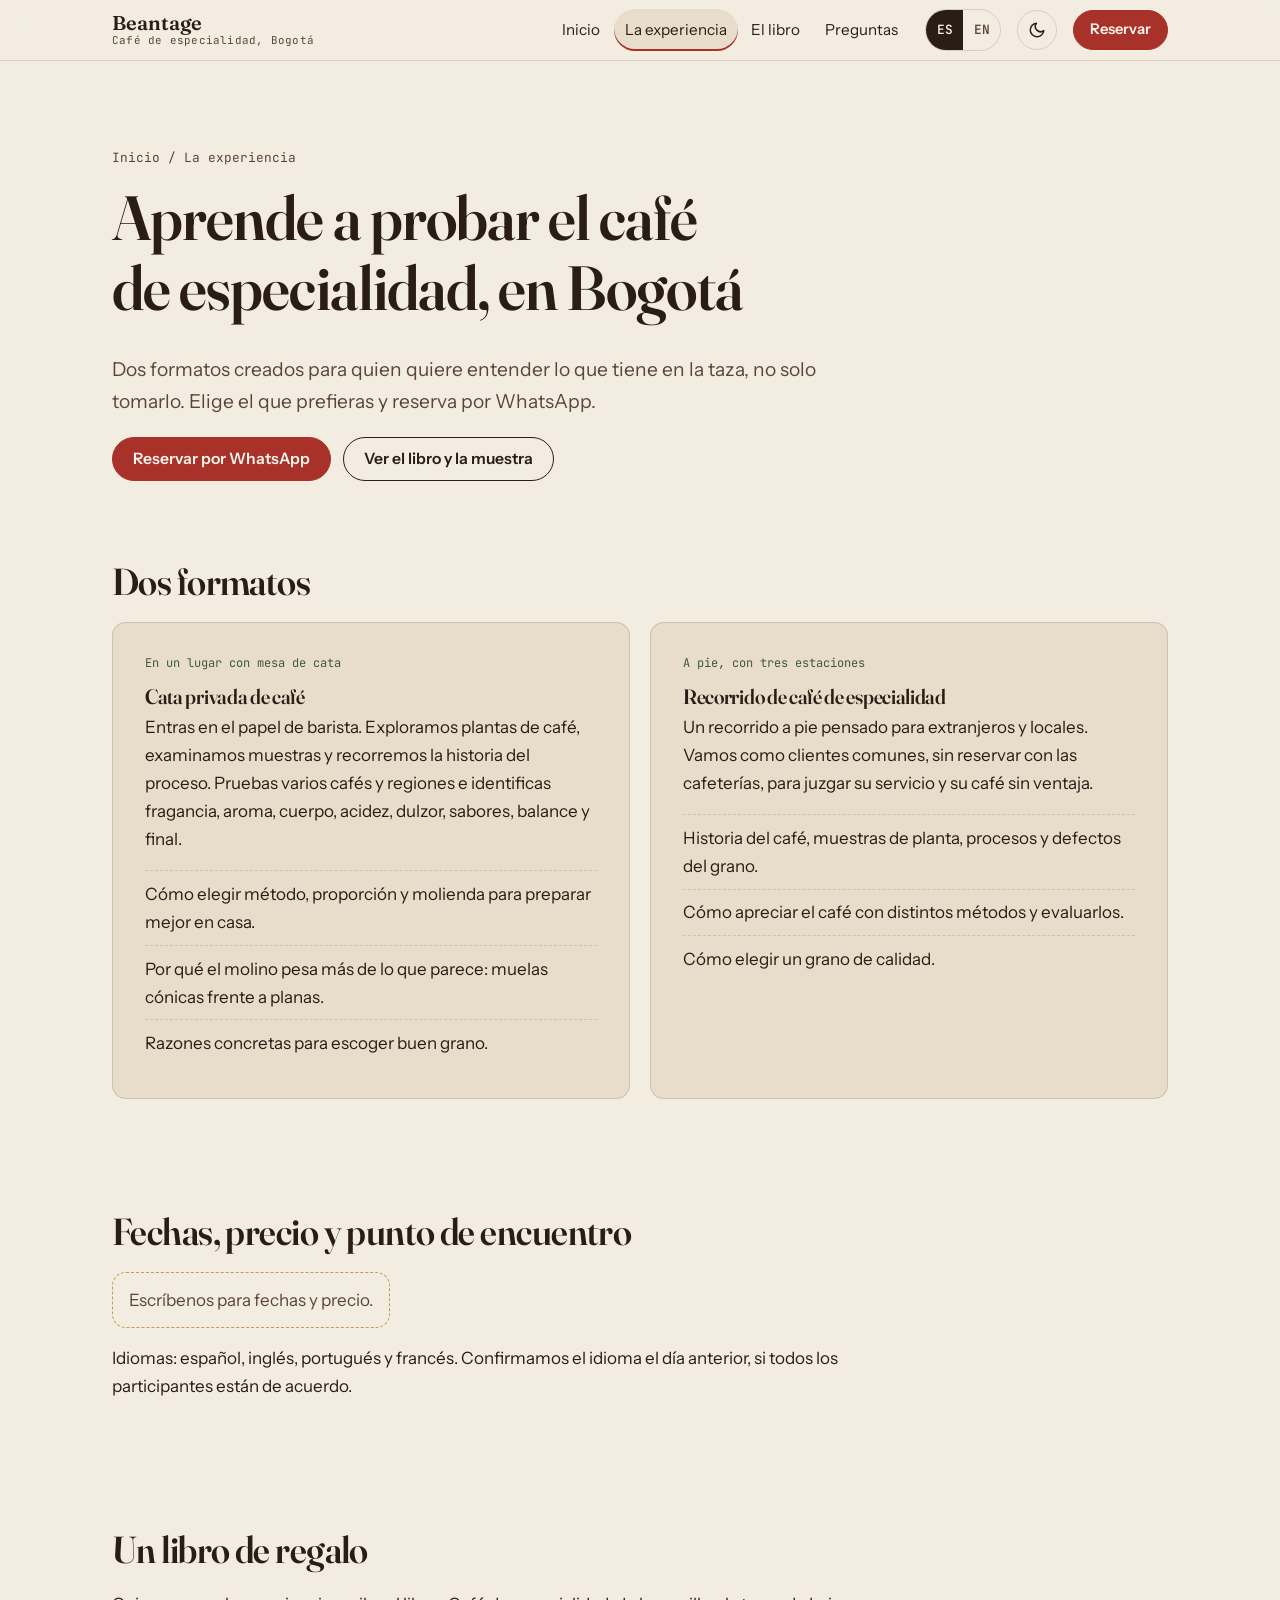
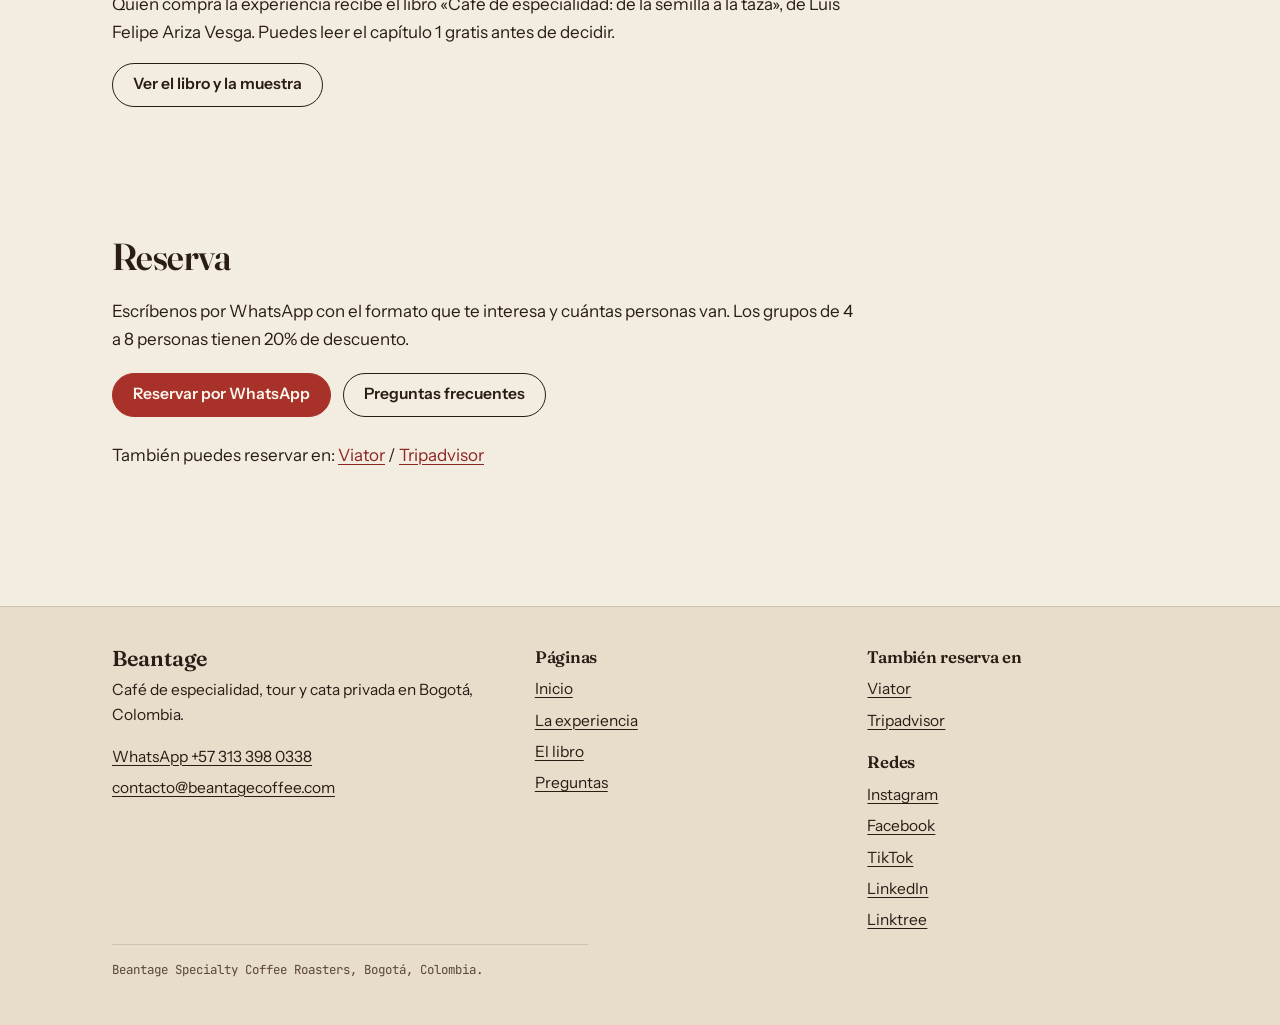
<file: experiencia/index.html>
<!doctype html>
<html lang="es">
<head>
<meta charset="utf-8">
<script>try{if(localStorage.getItem("bt-theme")==="dark")document.documentElement.dataset.theme="dark"}catch(e){}</script>
<meta name="viewport" content="width=device-width, initial-scale=1">
<title>La experiencia: cata privada y recorrido de café en Bogotá | Beantage</title>
<meta name="description" content="Dos formatos para aprender café de especialidad en Bogotá: cata privada y recorrido a pie por tres cafeterías. Reserva por WhatsApp y recibe de regalo el libro.">
<link rel="canonical" href="https://beantagecoffee.com/experiencia/">
<link rel="alternate" hreflang="es" href="https://beantagecoffee.com/experiencia/">
<link rel="alternate" hreflang="en" href="https://beantagecoffee.com/en/experience/">
<link rel="alternate" hreflang="x-default" href="https://beantagecoffee.com/experiencia/">
<meta property="og:type" content="website">
<meta property="og:site_name" content="Beantage Specialty Coffee Roasters">
<meta property="og:title" content="La experiencia: cata privada y recorrido de café en Bogotá | Beantage">
<meta property="og:description" content="Dos formatos para aprender café de especialidad en Bogotá: cata privada y recorrido a pie por tres cafeterías. Reserva por WhatsApp y recibe de regalo el libro.">
<meta property="og:url" content="https://beantagecoffee.com/experiencia/">
<meta property="og:locale" content="es_CO">
<meta property="og:locale:alternate" content="en_US">
<meta name="twitter:card" content="summary_large_image">
<meta name="twitter:title" content="La experiencia: cata privada y recorrido de café en Bogotá | Beantage">
<meta name="twitter:description" content="Dos formatos para aprender café de especialidad en Bogotá: cata privada y recorrido a pie por tres cafeterías. Reserva por WhatsApp y recibe de regalo el libro.">
<meta property="og:image" content="https://beantagecoffee.com/assets/og/og-home.jpg">
<meta property="og:image:width" content="1200">
<meta property="og:image:height" content="630">
<meta property="og:image:alt" content="Beantage Specialty Coffee Roasters: cata de café de especialidad en Bogotá">
<meta name="twitter:image" content="https://beantagecoffee.com/assets/og/og-home.jpg">
<meta name="theme-color" content="#f3ece1">
<link rel="preconnect" href="https://fonts.googleapis.com"><link rel="preconnect" href="https://fonts.gstatic.com" crossorigin><link href="https://fonts.googleapis.com/css2?family=Fraunces:ital,opsz,wght@0,9..144,500;0,9..144,600;0,9..144,700;1,9..144,500&family=Instrument+Sans:wght@400;500;600&family=JetBrains+Mono:wght@400;600&display=swap" rel="stylesheet">
<link rel="icon" type="image/svg+xml" href="data:image/svg+xml,%3Csvg%20xmlns=%27http://www.w3.org/2000/svg%27%20viewBox=%270%200%2032%2032%27%3E%3Cellipse%20cx=%2716%27%20cy=%2716%27%20rx=%2710%27%20ry=%2714%27%20fill=%27%23a8322a%27%20transform=%27rotate(25%2016%2016)%27/%3E%3Cpath%20d=%27M12%205c-5%208%207%2014%202%2022%27%20stroke=%27%23f3ece1%27%20stroke-width=%272.2%27%20fill=%27none%27%20stroke-linecap=%27round%27%20transform=%27rotate(25%2016%2016)%27/%3E%3C/svg%3E">
<link rel="stylesheet" href="/assets/css/site.css?v=20261109e">
<script type="application/ld+json">{
 "@context": "https://schema.org",
 "@type": "TouristTrip",
 "@id": "https://beantagecoffee.com/experiencia/#trip",
 "name": "Cata privada y recorrido de café de especialidad en Bogotá",
 "description": "Dos formatos para aprender café de especialidad en Bogotá: cata privada y recorrido a pie por tres cafeterías. Reserva por WhatsApp y recibe de regalo el libro.",
 "url": "https://beantagecoffee.com/experiencia/",
 "inLanguage": "es",
 "touristType": "Amantes del café de especialidad",
 "provider": {
  "@type": "Organization",
  "@id": "https://beantagecoffee.com/#org",
  "name": "Beantage Specialty Coffee Roasters",
  "url": "https://beantagecoffee.com/",
  "email": "contacto@beantagecoffee.com",
  "telephone": "+573133980338",
  "sameAs": [
   "https://www.instagram.com/beantagespecialtycoffeeroaster/",
   "https://www.facebook.com/beantagespecialtycoffeeroasters/",
   "https://www.tiktok.com/@beantagecoffee",
   "https://www.linkedin.com/in/beantage-specialty-coffee-roaster-3a7477292/",
   "https://linktr.ee/beantagecoffee"
  ]
 },
 "subTrip": [
  {
   "@type": "TouristTrip",
   "name": "Cata privada de café",
   "description": "Entras en el papel de barista. Exploramos plantas de café, examinamos muestras y recorremos la historia del proceso. Pruebas varios cafés y regiones e identificas fragancia, aroma, cuerpo, acidez, dulzor, sabores, balance y final."
  },
  {
   "@type": "TouristTrip",
   "name": "Recorrido de café de especialidad",
   "description": "Un recorrido a pie pensado para extranjeros y locales. Vamos como clientes comunes, sin reservar con las cafeterías, para juzgar su servicio y su café sin ventaja."
  }
 ]
}</script>
<script src="/assets/js/theme.js?v=20261108c" defer></script>
<script src="/assets/js/contador.js?v=20261109e" defer></script>
</head>
<body>
<a class="skip" href="#contenido">Saltar al contenido</a>
<header class="site-header">
  <div class="wrap site-header__in">
    <a class="brand" href="/"><b>Beantage</b><small>Café de especialidad, Bogotá</small></a>
    <nav class="nav" id="nav-principal" aria-label="Principal">
      <a href="/">Inicio</a>
      <a href="/experiencia/">La experiencia</a>
      <a href="/libro/">El libro</a>
      <a href="/preguntas/">Preguntas</a>
    </nav>
    <div class="lang" role="group" aria-label="Idioma">
      <a href="/" hreflang="es" lang="es" data-lang-link="es" aria-current="true">ES</a>
      <a href="/en/" hreflang="en" lang="en" data-lang-link="en">EN</a>
    </div>
    <button class="theme-toggle" type="button" aria-pressed="false" aria-label="Cambiar a modo oscuro" title="Cambiar a modo oscuro"><svg class="ico-moon" viewBox="0 0 24 24" width="18" height="18" fill="none" stroke="currentColor" stroke-width="2" stroke-linecap="round" stroke-linejoin="round" aria-hidden="true"><path d="M21 12.8A9 9 0 1 1 11.2 3a7 7 0 0 0 9.8 9.8z"/></svg><svg class="ico-sun" viewBox="0 0 24 24" width="18" height="18" fill="none" stroke="currentColor" stroke-width="2" stroke-linecap="round" stroke-linejoin="round" aria-hidden="true"><circle cx="12" cy="12" r="4"/><path d="M12 2v2M12 20v2M4.9 4.9l1.4 1.4M17.7 17.7l1.4 1.4M2 12h2M20 12h2M4.9 19.1l1.4-1.4M17.7 6.3l1.4-1.4"/></svg></button>
    <a class="btn btn--sm" href="https://wa.me/573133980338?text=Hola%2C%20quiero%20reservar%20la%20experiencia%20de%20caf%C3%A9%20de%20especialidad%20en%20Bogot%C3%A1." rel="noopener">Reservar</a>
    <button class="nav-toggle" type="button" aria-expanded="false" aria-controls="nav-principal" aria-label="Abrir menú"><span aria-hidden="true"></span></button>
  </div>
</header>
<script>
(function(){var p=location.pathname.replace(/index\.html$/,'');
var m={"/":"/en/","/experiencia/":"/en/experience/","/libro/":"/en/book/","/preguntas/":"/en/faq/"};
var es=null,en=null;for(var k in m){if(p===k){es=k;en=m[k]}if(p===m[k]){es=k;en=m[k]}}
var a=document.querySelectorAll('[data-lang-link]');
a.forEach(function(x){var t=x.getAttribute('data-lang-link');if(es){x.setAttribute('href',t==='en'?en:es)}});
document.querySelectorAll('.nav a').forEach(function(x){if(x.getAttribute('href')===p)x.setAttribute('aria-current','page')});})();
var b=document.querySelector('.nav-toggle'),n=document.getElementById('nav-principal');
if(b&&n){b.addEventListener('click',function(){var o=b.getAttribute('aria-expanded')==='true';b.setAttribute('aria-expanded',String(!o));n.classList.toggle('is-open',!o)});
n.addEventListener('click',function(e){if(e.target.closest('a')){b.setAttribute('aria-expanded','false');n.classList.remove('is-open')}});
document.addEventListener('keydown',function(e){if(e.key==='Escape'){b.setAttribute('aria-expanded','false');n.classList.remove('is-open')}})}
</script>
<main id="contenido">
<div class="wrap page-hero">
  <p class="crumb">Inicio / La experiencia</p>
  <h1>Aprende a probar el café de especialidad, en Bogotá</h1>
  <p class="lead">Dos formatos creados para quien quiere entender lo que tiene en la taza, no solo tomarlo. Elige el que prefieras y reserva por WhatsApp.</p>
  <div class="cta-row"><a class="btn" href="https://wa.me/573133980338?text=Hola%2C%20quiero%20reservar%20la%20experiencia%20de%20caf%C3%A9%20de%20especialidad%20en%20Bogot%C3%A1." rel="noopener">Reservar por WhatsApp</a><a class="btn btn--ghost" href="/libro/">Ver el libro y la muestra</a></div>
</div>
<section class="block"><div class="wrap">
  <h2>Dos formatos</h2>
  <div class="sheets">
    <article class="sheet"><span class="tag">En un lugar con mesa de cata</span><h3>Cata privada de café</h3><p>Entras en el papel de barista. Exploramos plantas de café, examinamos muestras y recorremos la historia del proceso. Pruebas varios cafés y regiones e identificas fragancia, aroma, cuerpo, acidez, dulzor, sabores, balance y final.</p><ul class="ruled"><li>Cómo elegir método, proporción y molienda para preparar mejor en casa.</li><li>Por qué el molino pesa más de lo que parece: muelas cónicas frente a planas.</li><li>Razones concretas para escoger buen grano.</li></ul></article>
    <article class="sheet"><span class="tag">A pie, con tres estaciones</span><h3>Recorrido de café de especialidad</h3><p>Un recorrido a pie pensado para extranjeros y locales. Vamos como clientes comunes, sin reservar con las cafeterías, para juzgar su servicio y su café sin ventaja.</p><ul class="ruled"><li>Historia del café, muestras de planta, procesos y defectos del grano.</li><li>Cómo apreciar el café con distintos métodos y evaluarlos.</li><li>Cómo elegir un grano de calidad.</li></ul></article>
  </div>
</div></section>
<section class="block"><div class="wrap">
  <h2>Fechas, precio y punto de encuentro</h2>
  <!-- data-pendiente: precio, duracion, punto de encuentro -->
  <p class="pend">Escríbenos para fechas y precio.</p>
  <p style="margin-top:1rem">Idiomas: español, inglés, portugués y francés. Confirmamos el idioma el día anterior, si todos los participantes están de acuerdo.</p>
</div></section>
<section class="block"><div class="wrap">
  <h2>Un libro de regalo</h2>
  <p>Quien compra la experiencia recibe el libro «Café de especialidad: de la semilla a la taza», de Luis Felipe Ariza Vesga. Puedes leer el capítulo 1 gratis antes de decidir.</p>
  <p><a class="btn btn--ghost" href="/libro/">Ver el libro y la muestra</a></p>
</div></section>
<section class="block"><div class="wrap">
  <h2>Reserva</h2>
  <p>Escríbenos por WhatsApp con el formato que te interesa y cuántas personas van. Los grupos de 4 a 8 personas tienen 20% de descuento.</p>
  <div class="cta-row"><a class="btn" href="https://wa.me/573133980338?text=Hola%2C%20quiero%20reservar%20la%20experiencia%20de%20caf%C3%A9%20de%20especialidad%20en%20Bogot%C3%A1." rel="noopener">Reservar por WhatsApp</a><a class="btn btn--ghost" href="/preguntas/">Preguntas frecuentes</a></div>
  <p style="margin-top:1.5rem">También puedes reservar en: <a href="https://www.viator.com/es-CO/tours/Bogota/Unique-Walking-Tour-for-Specialty-Coffee-Lovers-and-Truth-Seekers/d4560-455931P1" rel="noopener" target="_blank">Viator</a> / <a href="https://www.tripadvisor.co/AttractionProductReview-g294074-d27455385-Private_Guided_Walking_Tour_and_Coffee_Workshop_in_Bogota-Bogota.html" rel="noopener" target="_blank">Tripadvisor</a></p>
</div></section>
</main>
<footer class="site-footer">
  <div class="wrap">
    <div class="site-footer__grid">
      <div class="site-footer__brand">
        <b>Beantage</b>
        <p>Café de especialidad, tour y cata privada en Bogotá, Colombia.</p>
        <ul>
          <li><a href="https://wa.me/573133980338?text=Hola%2C%20quiero%20reservar%20la%20experiencia%20de%20caf%C3%A9%20de%20especialidad%20en%20Bogot%C3%A1." rel="noopener">WhatsApp +57 313 398 0338</a></li>
          <li><a href="mailto:contacto@beantagecoffee.com">contacto@beantagecoffee.com</a></li>
        </ul>
      </div>
      <div>
        <h2>Páginas</h2>
        <ul>
          <li><a href="/">Inicio</a></li>
          <li><a href="/experiencia/">La experiencia</a></li>
          <li><a href="/libro/">El libro</a></li>
          <li><a href="/preguntas/">Preguntas</a></li>
        </ul>
      </div>
      <div>
        <h2>También reserva en</h2>
        <ul>
          <li><a href="https://www.viator.com/es-CO/tours/Bogota/Unique-Walking-Tour-for-Specialty-Coffee-Lovers-and-Truth-Seekers/d4560-455931P1" rel="noopener" target="_blank">Viator</a></li>
          <li><a href="https://www.tripadvisor.co/AttractionProductReview-g294074-d27455385-Private_Guided_Walking_Tour_and_Coffee_Workshop_in_Bogota-Bogota.html" rel="noopener" target="_blank">Tripadvisor</a></li>
        </ul>
        <h2 style="margin-top:1.2rem">Redes</h2>
        <ul>
          <li><a href="https://www.instagram.com/beantagespecialtycoffeeroaster/" rel="noopener me" target="_blank">Instagram</a></li>
          <li><a href="https://www.facebook.com/beantagespecialtycoffeeroasters/" rel="noopener me" target="_blank">Facebook</a></li>
          <li><a href="https://www.tiktok.com/@beantagecoffee" rel="noopener me" target="_blank">TikTok</a></li>
          <li><a href="https://www.linkedin.com/in/beantage-specialty-coffee-roaster-3a7477292/" rel="noopener me" target="_blank">LinkedIn</a></li>
          <li><a href="https://linktr.ee/beantagecoffee" rel="noopener me" target="_blank">Linktree</a></li>
        </ul>
      </div>
    </div>
    <p class="site-footer__fine">Beantage Specialty Coffee Roasters, Bogotá, Colombia.</p>
  </div>
</footer>
</body>
</html>
</file>
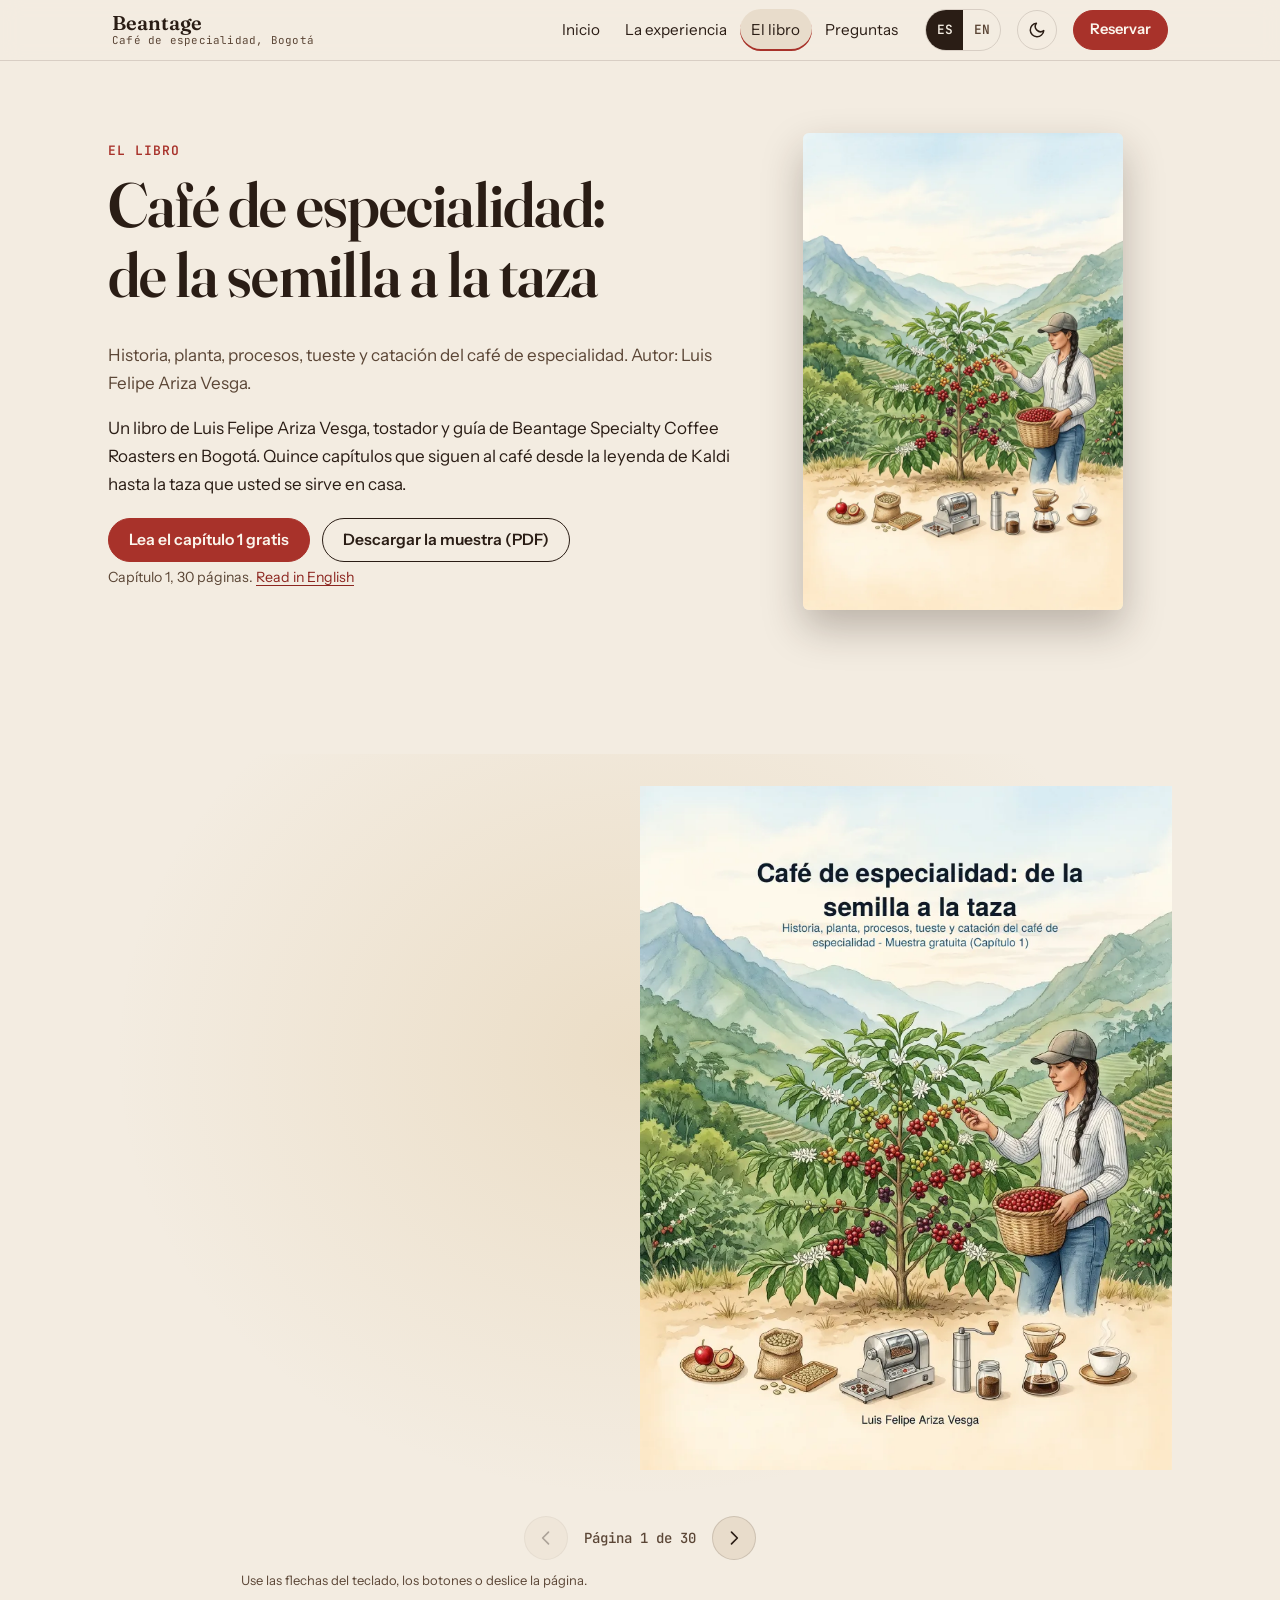
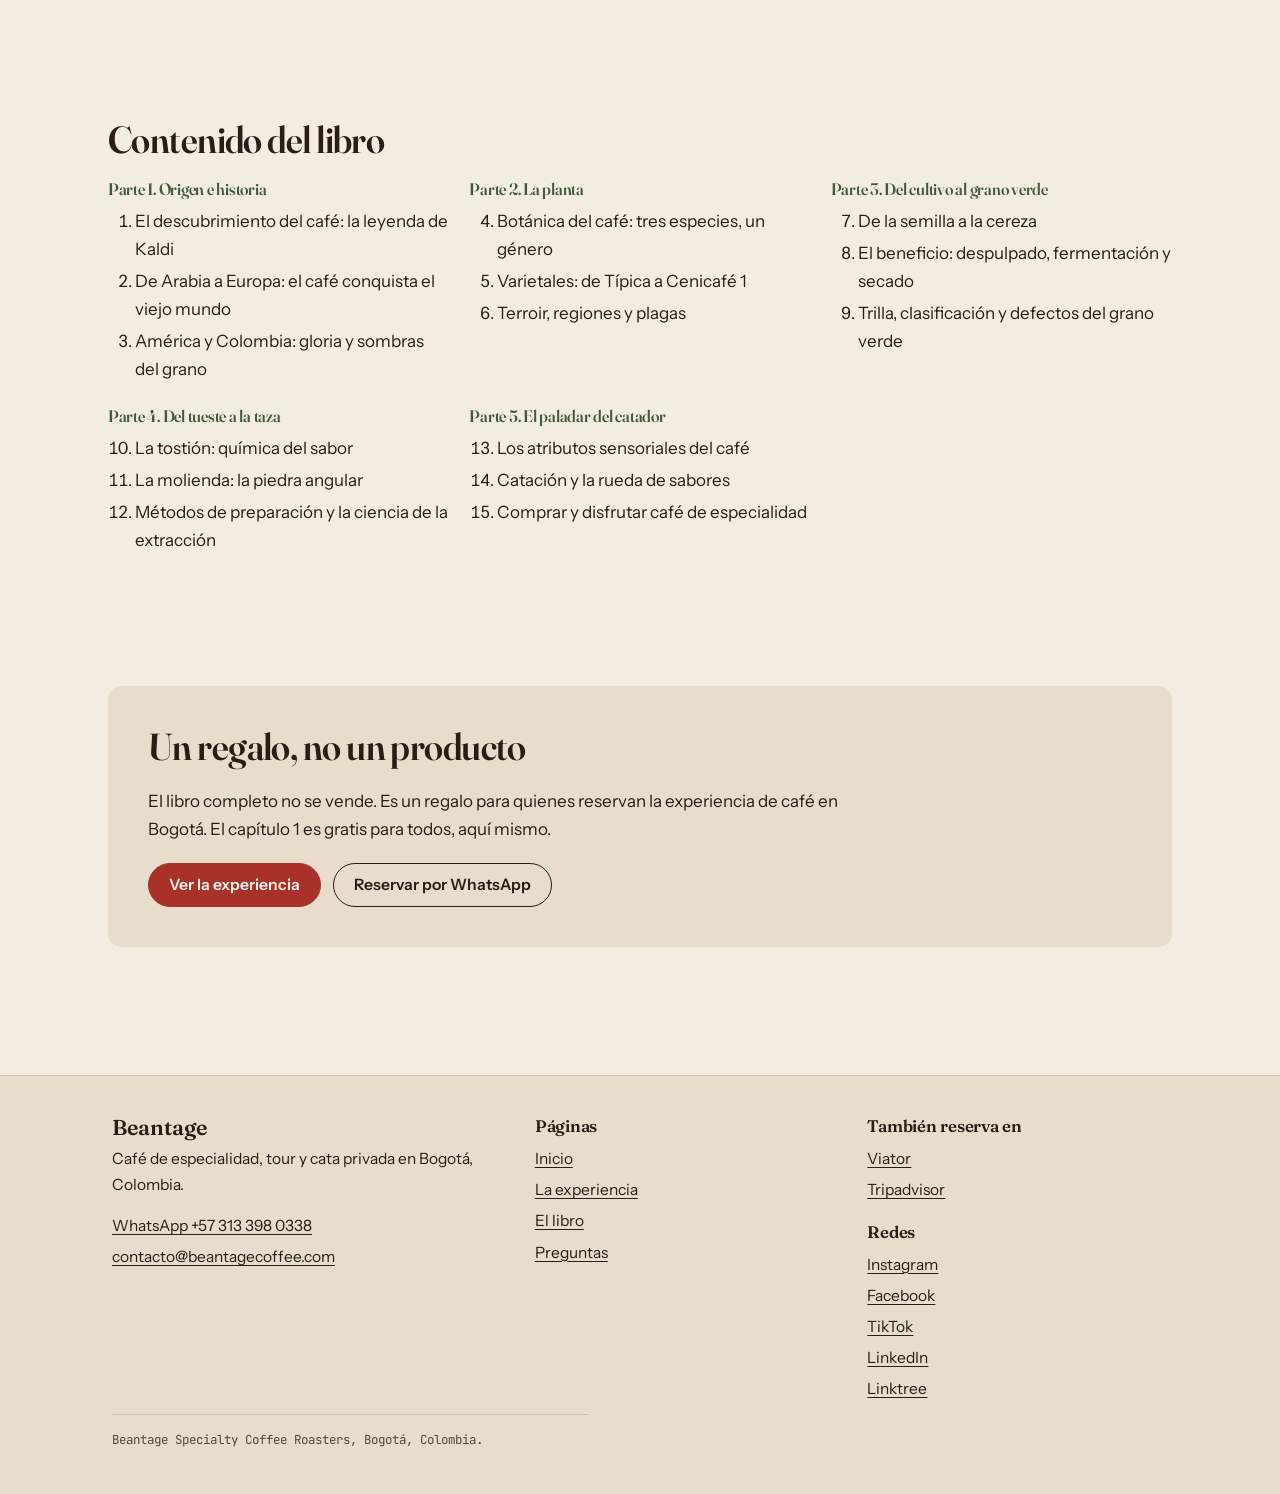
<file: libro/index.html>
<!doctype html>
<html lang="es">
<head>
<meta charset="utf-8">
<script>try{if(localStorage.getItem("bt-theme")==="dark")document.documentElement.dataset.theme="dark"}catch(e){}</script>
<meta name="viewport" content="width=device-width, initial-scale=1">
<title>El libro: Café de especialidad, de la semilla a la taza | Beantage</title>
<meta name="description" content="Lea gratis el capítulo 1 de &quot;Café de especialidad: de la semilla a la taza&quot;. El libro completo es un regalo para quien reserva la experiencia en Bogotá.">
<meta name="author" content="Luis Felipe Ariza Vesga">
<link rel="canonical" href="https://beantagecoffee.com/libro/">
<link rel="alternate" hreflang="es" href="https://beantagecoffee.com/libro/">
<link rel="alternate" hreflang="en" href="https://beantagecoffee.com/en/book/">
<link rel="alternate" hreflang="x-default" href="https://beantagecoffee.com/libro/">
<meta property="og:type" content="book">
<meta property="og:site_name" content="Beantage Specialty Coffee Roasters">
<meta property="og:title" content="Café de especialidad: de la semilla a la taza">
<meta property="og:description" content="Lea gratis el capítulo 1 de &quot;Café de especialidad: de la semilla a la taza&quot;, de Luis Felipe Ariza Vesga. El libro completo es un regalo para quien reserva la experiencia de café en Bogotá.">
<meta property="og:url" content="https://beantagecoffee.com/libro/">
<meta property="og:locale" content="es_CO">
<meta property="og:locale:alternate" content="en_US">
<meta property="book:author" content="Luis Felipe Ariza Vesga">
<meta name="twitter:card" content="summary_large_image">
<meta name="twitter:title" content="Café de especialidad: de la semilla a la taza">
<meta name="twitter:description" content="Lea gratis el capítulo 1 de &quot;Café de especialidad: de la semilla a la taza&quot;, de Luis Felipe Ariza Vesga. El libro completo es un regalo para quien reserva la experiencia de café en Bogotá.">
<meta property="og:image" content="https://beantagecoffee.com/assets/og/og-home.jpg">
<meta property="og:image:width" content="1200">
<meta property="og:image:height" content="630">
<meta property="og:image:alt" content="Beantage Specialty Coffee Roasters: cata de café de especialidad en Bogotá">
<meta name="twitter:image" content="https://beantagecoffee.com/assets/og/og-home.jpg">
<link rel="icon" type="image/svg+xml" href="data:image/svg+xml,%3Csvg%20xmlns=%27http://www.w3.org/2000/svg%27%20viewBox=%270%200%2032%2032%27%3E%3Cellipse%20cx=%2716%27%20cy=%2716%27%20rx=%2710%27%20ry=%2714%27%20fill=%27%23a8322a%27%20transform=%27rotate(25%2016%2016)%27/%3E%3Cpath%20d=%27M12%205c-5%208%207%2014%202%2022%27%20stroke=%27%23f3ece1%27%20stroke-width=%272.2%27%20fill=%27none%27%20stroke-linecap=%27round%27%20transform=%27rotate(25%2016%2016)%27/%3E%3C/svg%3E">
<link rel="preconnect" href="https://fonts.googleapis.com"><link rel="preconnect" href="https://fonts.gstatic.com" crossorigin><link href="https://fonts.googleapis.com/css2?family=Fraunces:ital,opsz,wght@0,9..144,500;0,9..144,600;0,9..144,700;1,9..144,500&family=Instrument+Sans:wght@400;500;600&family=JetBrains+Mono:wght@400;600&display=swap" rel="stylesheet">
<link rel="stylesheet" href="/assets/css/site.css?v=20261109e">
<link rel="stylesheet" href="/assets/reader/reader.css?v=20261108c">
<style>
.bk-head{display:grid;gap:clamp(20px,4vw,48px);grid-template-columns:minmax(0,1fr);align-items:center;padding-block:clamp(32px,6vw,72px)}
@media(min-width:760px){.bk-head{grid-template-columns:minmax(0,1.4fr) minmax(0,.8fr)}}
.bk-head img{width:100%;height:auto;border-radius:6px;box-shadow:0 18px 40px rgba(42,29,21,.28);justify-self:center;max-width:320px}
.bk-kick{font:600 13px/1 var(--f-mono,monospace);letter-spacing:.08em;text-transform:uppercase;color:var(--cereza,#a8322a)}
.bk-by{color:var(--tinta-2,#5b4636)}
.bk-actions{display:flex;flex-wrap:wrap;gap:12px;margin-top:20px}
.bk-sec{padding-block:clamp(32px,6vw,64px)}
.bk-wrap{max-width:1120px;margin-inline:auto;padding-inline:clamp(16px,4vw,28px)}
.bk-toc{display:grid;gap:20px;grid-template-columns:repeat(auto-fit,minmax(260px,1fr))}
.bk-part h3{font-family:var(--f-display,Georgia,serif);font-size:1.05rem;margin:0 0 8px;color:var(--hoja,#3f5b3a)}
.bk-part ol{margin:0;padding-left:1.6em;color:var(--tinta,#2a1d15)} .bk-part li{margin:4px 0}
.bk-gift{background:var(--papel-2,#e8dccb);border-radius:var(--radio,14px);padding:clamp(20px,4vw,40px)}
.bk-gift h2{margin-top:0}
</style>
<script type="application/ld+json">{
 "@context": "https://schema.org",
 "@type": "Book",
 "@id": "https://beantagecoffee.com/libro/#book",
 "name": "Café de especialidad: de la semilla a la taza",
 "alternativeHeadline": "Historia, planta, procesos, tueste y catación del café de especialidad",
 "url": "https://beantagecoffee.com/libro/",
 "inLanguage": "es",
 "bookFormat": "https://schema.org/EBook",
 "image": "https://beantagecoffee.com/assets/book/cover.jpg",
 "description": "Lea gratis el capítulo 1 de \"Café de especialidad: de la semilla a la taza\", de Luis Felipe Ariza Vesga. El libro completo es un regalo para quien reserva la experiencia de café en Bogotá.",
 "author": {
  "@type": "Person",
  "name": "Luis Felipe Ariza Vesga"
 },
 "publisher": {
  "@type": "Organization",
  "name": "Beantage Specialty Coffee Roasters",
  "url": "https://beantagecoffee.com/"
 },
 "workExample": [
  {
   "@type": "Book",
   "name": "Café de especialidad: de la semilla a la taza",
   "inLanguage": "es",
   "bookFormat": "https://schema.org/EBook",
   "url": "https://beantagecoffee.com/libro/",
   "numberOfPages": 30
  },
  {
   "@type": "Book",
   "name": "Specialty Coffee: From Seed to Cup",
   "inLanguage": "en",
   "bookFormat": "https://schema.org/EBook",
   "url": "https://beantagecoffee.com/en/book/",
   "numberOfPages": 28
  }
 ]
}</script>
<script src="/assets/js/theme.js?v=20261108c" defer></script>
<script src="/assets/js/contador.js?v=20261109e" defer></script>
</head>
<body>
<a class="skip" href="#contenido">Saltar al contenido</a>
<header class="site-header">
  <div class="wrap site-header__in">
    <a class="brand" href="/"><b>Beantage</b><small>Café de especialidad, Bogotá</small></a>
    <nav class="nav" id="nav-principal" aria-label="Principal">
      <a href="/">Inicio</a>
      <a href="/experiencia/">La experiencia</a>
      <a href="/libro/">El libro</a>
      <a href="/preguntas/">Preguntas</a>
    </nav>
    <div class="lang" role="group" aria-label="Idioma">
      <a href="/" hreflang="es" lang="es" data-lang-link="es" aria-current="true">ES</a>
      <a href="/en/" hreflang="en" lang="en" data-lang-link="en">EN</a>
    </div>
    <button class="theme-toggle" type="button" aria-pressed="false" aria-label="Cambiar a modo oscuro" title="Cambiar a modo oscuro"><svg class="ico-moon" viewBox="0 0 24 24" width="18" height="18" fill="none" stroke="currentColor" stroke-width="2" stroke-linecap="round" stroke-linejoin="round" aria-hidden="true"><path d="M21 12.8A9 9 0 1 1 11.2 3a7 7 0 0 0 9.8 9.8z"/></svg><svg class="ico-sun" viewBox="0 0 24 24" width="18" height="18" fill="none" stroke="currentColor" stroke-width="2" stroke-linecap="round" stroke-linejoin="round" aria-hidden="true"><circle cx="12" cy="12" r="4"/><path d="M12 2v2M12 20v2M4.9 4.9l1.4 1.4M17.7 17.7l1.4 1.4M2 12h2M20 12h2M4.9 19.1l1.4-1.4M17.7 6.3l1.4-1.4"/></svg></button>
    <a class="btn btn--sm" href="https://wa.me/573133980338?text=Hola%2C%20quiero%20reservar%20la%20experiencia%20de%20caf%C3%A9%20de%20especialidad%20en%20Bogot%C3%A1." rel="noopener">Reservar</a>
    <button class="nav-toggle" type="button" aria-expanded="false" aria-controls="nav-principal" aria-label="Abrir menú"><span aria-hidden="true"></span></button>
  </div>
</header>
<script>
(function(){var p=location.pathname.replace(/index\.html$/,'');
var m={"/":"/en/","/experiencia/":"/en/experience/","/libro/":"/en/book/","/preguntas/":"/en/faq/"};
var es=null,en=null;for(var k in m){if(p===k){es=k;en=m[k]}if(p===m[k]){es=k;en=m[k]}}
var a=document.querySelectorAll('[data-lang-link]');
a.forEach(function(x){var t=x.getAttribute('data-lang-link');if(es){x.setAttribute('href',t==='en'?en:es)}});
document.querySelectorAll('.nav a').forEach(function(x){if(x.getAttribute('href')===p)x.setAttribute('aria-current','page')});})();
var b=document.querySelector('.nav-toggle'),n=document.getElementById('nav-principal');
if(b&&n){b.addEventListener('click',function(){var o=b.getAttribute('aria-expanded')==='true';b.setAttribute('aria-expanded',String(!o));n.classList.toggle('is-open',!o)});
n.addEventListener('click',function(e){if(e.target.closest('a')){b.setAttribute('aria-expanded','false');n.classList.remove('is-open')}});
document.addEventListener('keydown',function(e){if(e.key==='Escape'){b.setAttribute('aria-expanded','false');n.classList.remove('is-open')}})}
</script>

<main id="contenido">
<div class="bk-wrap">
 <section class="bk-head">
  <div>
   <p class="bk-kick">El libro</p>
   <h1>Café de especialidad: de la semilla a la taza</h1>
   <p class="bk-by">Historia, planta, procesos, tueste y catación del café de especialidad. Autor: Luis Felipe Ariza Vesga.</p>
   <p>Un libro de Luis Felipe Ariza Vesga, tostador y guía de Beantage Specialty Coffee Roasters en Bogotá. Quince capítulos que siguen al café desde la leyenda de Kaldi hasta la taza que usted se sirve en casa.</p>
   <div class="bk-actions">
    <a class="btn" href="#muestra">Lea el capítulo 1 gratis</a>
    <a class="btn btn--ghost" href="/assets/book/specialty-coffee-seed-to-cup-es-sample.pdf?v=20261108c" type="application/pdf" download>Descargar la muestra (PDF)</a>
   </div>
   <p class="bk-by"><small>Capítulo 1, 30 páginas. <a href="/en/book/" hreflang="en">Read in English</a></small></p>
  </div>
  <picture><source srcset="/assets/book/cover.webp?v=20261108c" type="image/webp"><img src="/assets/book/cover.jpg?v=20261108c" width="800" height="1193" alt="Café de especialidad: de la semilla a la taza"></picture>
 </section>
 <section class="bk-sec" id="muestra" aria-label="Lea el capítulo 1 gratis">
  <div class="bk" data-lang="es" data-dir="/assets/reader/pages/cafe/es" data-pages="30" data-w="770" data-h="990" data-v="?v=20261108c">
   <div class="bk__stage"></div>
   <div class="bk__bar">
    <button class="bk__btn bk__prev" type="button" aria-label="Página anterior"><svg viewBox="0 0 24 24" aria-hidden="true"><path d="M15 5l-7 7 7 7"/></svg></button>
    <span class="bk__count" aria-live="polite"></span>
    <button class="bk__btn bk__next" type="button" aria-label="Página siguiente"><svg viewBox="0 0 24 24" aria-hidden="true"><path d="M9 5l7 7-7 7"/></svg></button>
   </div>
   <p class="bk__hint">Use las flechas del teclado, los botones o deslice la página.</p>
  </div>
 </section>
 <section class="bk-sec">
  <h2>Contenido del libro</h2>
  <div class="bk-toc"><div class="bk-part"><h3>Parte 1. Origen e historia</h3><ol><li value="1">El descubrimiento del café: la leyenda de Kaldi</li><li value="2">De Arabia a Europa: el café conquista el viejo mundo</li><li value="3">América y Colombia: gloria y sombras del grano</li></ol></div><div class="bk-part"><h3>Parte 2. La planta</h3><ol><li value="4">Botánica del café: tres especies, un género</li><li value="5">Varietales: de Típica a Cenicafé 1</li><li value="6">Terroir, regiones y plagas</li></ol></div><div class="bk-part"><h3>Parte 3. Del cultivo al grano verde</h3><ol><li value="7">De la semilla a la cereza</li><li value="8">El beneficio: despulpado, fermentación y secado</li><li value="9">Trilla, clasificación y defectos del grano verde</li></ol></div><div class="bk-part"><h3>Parte 4. Del tueste a la taza</h3><ol><li value="10">La tostión: química del sabor</li><li value="11">La molienda: la piedra angular</li><li value="12">Métodos de preparación y la ciencia de la extracción</li></ol></div><div class="bk-part"><h3>Parte 5. El paladar del catador</h3><ol><li value="13">Los atributos sensoriales del café</li><li value="14">Catación y la rueda de sabores</li><li value="15">Comprar y disfrutar café de especialidad</li></ol></div></div>
 </section>
 <section class="bk-sec">
  <div class="bk-gift">
   <h2>Un regalo, no un producto</h2>
   <p>El libro completo no se vende. Es un regalo para quienes reservan la experiencia de café en Bogotá. El capítulo 1 es gratis para todos, aquí mismo.</p>
   <div class="bk-actions">
    <a class="btn" href="/experiencia/">Ver la experiencia</a>
    <a class="btn btn--ghost" href="https://wa.me/573133980338" rel="noopener">Reservar por WhatsApp</a>
   </div>
  </div>
 </section>
</div>
</main>
<footer class="site-footer">
  <div class="wrap">
    <div class="site-footer__grid">
      <div class="site-footer__brand">
        <b>Beantage</b>
        <p>Café de especialidad, tour y cata privada en Bogotá, Colombia.</p>
        <ul>
          <li><a href="https://wa.me/573133980338?text=Hola%2C%20quiero%20reservar%20la%20experiencia%20de%20caf%C3%A9%20de%20especialidad%20en%20Bogot%C3%A1." rel="noopener">WhatsApp +57 313 398 0338</a></li>
          <li><a href="mailto:contacto@beantagecoffee.com">contacto@beantagecoffee.com</a></li>
        </ul>
      </div>
      <div>
        <h2>Páginas</h2>
        <ul>
          <li><a href="/">Inicio</a></li>
          <li><a href="/experiencia/">La experiencia</a></li>
          <li><a href="/libro/">El libro</a></li>
          <li><a href="/preguntas/">Preguntas</a></li>
        </ul>
      </div>
      <div>
        <h2>También reserva en</h2>
        <ul>
          <li><a href="https://www.viator.com/es-CO/tours/Bogota/Unique-Walking-Tour-for-Specialty-Coffee-Lovers-and-Truth-Seekers/d4560-455931P1" rel="noopener" target="_blank">Viator</a></li>
          <li><a href="https://www.tripadvisor.co/AttractionProductReview-g294074-d27455385-Private_Guided_Walking_Tour_and_Coffee_Workshop_in_Bogota-Bogota.html" rel="noopener" target="_blank">Tripadvisor</a></li>
        </ul>
        <h2 style="margin-top:1.2rem">Redes</h2>
        <ul>
          <li><a href="https://www.instagram.com/beantagespecialtycoffeeroaster/" rel="noopener me" target="_blank">Instagram</a></li>
          <li><a href="https://www.facebook.com/beantagespecialtycoffeeroasters/" rel="noopener me" target="_blank">Facebook</a></li>
          <li><a href="https://www.tiktok.com/@beantagecoffee" rel="noopener me" target="_blank">TikTok</a></li>
          <li><a href="https://www.linkedin.com/in/beantage-specialty-coffee-roaster-3a7477292/" rel="noopener me" target="_blank">LinkedIn</a></li>
          <li><a href="https://linktr.ee/beantagecoffee" rel="noopener me" target="_blank">Linktree</a></li>
        </ul>
      </div>
    </div>
    <p class="site-footer__fine">Beantage Specialty Coffee Roasters, Bogotá, Colombia.</p>
  </div>
</footer>

<script type="module" src="/assets/reader/reader.js?v=20261108c"></script>
</body>
</html>
</file>
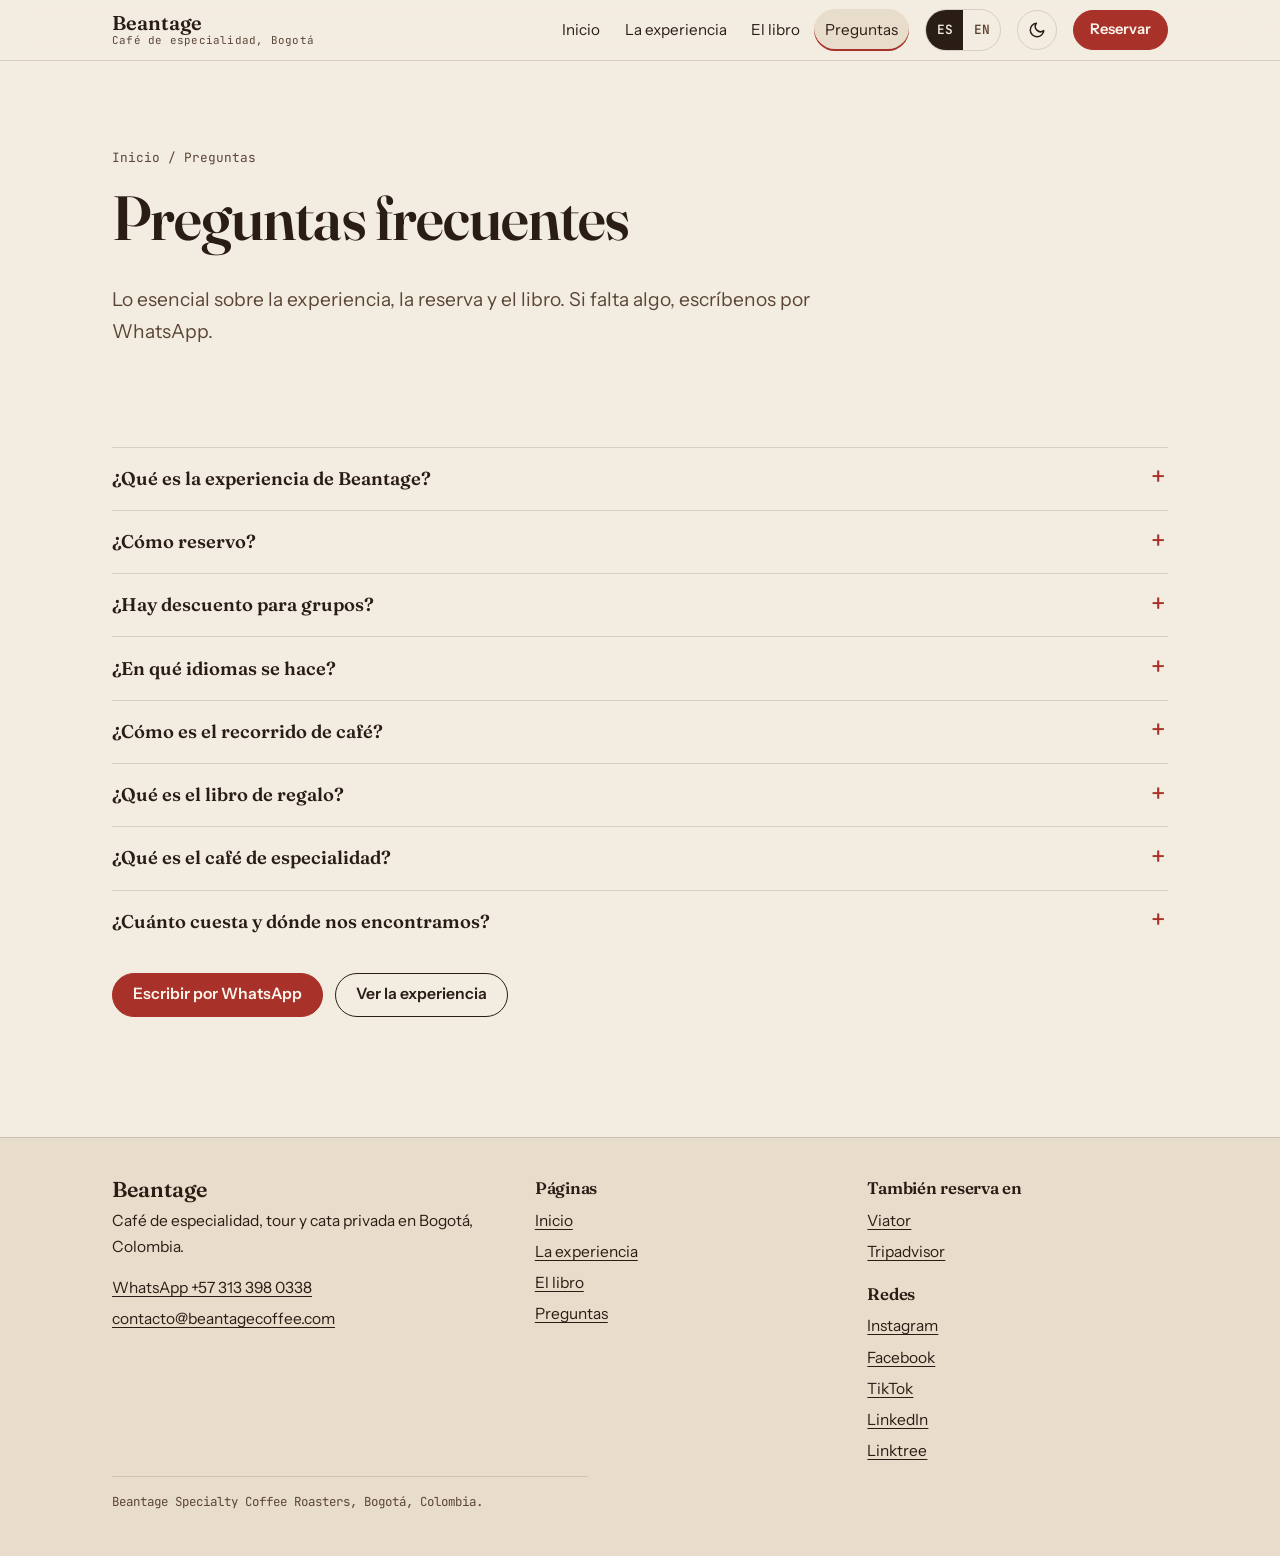
<file: preguntas/index.html>
<!doctype html>
<html lang="es">
<head>
<meta charset="utf-8">
<script>try{if(localStorage.getItem("bt-theme")==="dark")document.documentElement.dataset.theme="dark"}catch(e){}</script>
<meta name="viewport" content="width=device-width, initial-scale=1">
<title>Preguntas frecuentes sobre la experiencia de café en Bogotá | Beantage</title>
<meta name="description" content="Respuestas sobre la cata privada y el recorrido de café de especialidad en Bogotá: cómo reservar, descuento para grupos, idiomas y el libro de regalo.">
<link rel="canonical" href="https://beantagecoffee.com/preguntas/">
<link rel="alternate" hreflang="es" href="https://beantagecoffee.com/preguntas/">
<link rel="alternate" hreflang="en" href="https://beantagecoffee.com/en/faq/">
<link rel="alternate" hreflang="x-default" href="https://beantagecoffee.com/preguntas/">
<meta property="og:type" content="website">
<meta property="og:site_name" content="Beantage Specialty Coffee Roasters">
<meta property="og:title" content="Preguntas frecuentes sobre la experiencia de café en Bogotá | Beantage">
<meta property="og:description" content="Respuestas sobre la cata privada y el recorrido de café de especialidad en Bogotá: cómo reservar, descuento para grupos, idiomas y el libro de regalo.">
<meta property="og:url" content="https://beantagecoffee.com/preguntas/">
<meta property="og:locale" content="es_CO">
<meta property="og:locale:alternate" content="en_US">
<meta name="twitter:card" content="summary_large_image">
<meta name="twitter:title" content="Preguntas frecuentes sobre la experiencia de café en Bogotá | Beantage">
<meta name="twitter:description" content="Respuestas sobre la cata privada y el recorrido de café de especialidad en Bogotá: cómo reservar, descuento para grupos, idiomas y el libro de regalo.">
<meta property="og:image" content="https://beantagecoffee.com/assets/og/og-home.jpg">
<meta property="og:image:width" content="1200">
<meta property="og:image:height" content="630">
<meta property="og:image:alt" content="Beantage Specialty Coffee Roasters: cata de café de especialidad en Bogotá">
<meta name="twitter:image" content="https://beantagecoffee.com/assets/og/og-home.jpg">
<meta name="theme-color" content="#f3ece1">
<link rel="preconnect" href="https://fonts.googleapis.com"><link rel="preconnect" href="https://fonts.gstatic.com" crossorigin><link href="https://fonts.googleapis.com/css2?family=Fraunces:ital,opsz,wght@0,9..144,500;0,9..144,600;0,9..144,700;1,9..144,500&family=Instrument+Sans:wght@400;500;600&family=JetBrains+Mono:wght@400;600&display=swap" rel="stylesheet">
<link rel="icon" type="image/svg+xml" href="data:image/svg+xml,%3Csvg%20xmlns=%27http://www.w3.org/2000/svg%27%20viewBox=%270%200%2032%2032%27%3E%3Cellipse%20cx=%2716%27%20cy=%2716%27%20rx=%2710%27%20ry=%2714%27%20fill=%27%23a8322a%27%20transform=%27rotate(25%2016%2016)%27/%3E%3Cpath%20d=%27M12%205c-5%208%207%2014%202%2022%27%20stroke=%27%23f3ece1%27%20stroke-width=%272.2%27%20fill=%27none%27%20stroke-linecap=%27round%27%20transform=%27rotate(25%2016%2016)%27/%3E%3C/svg%3E">
<link rel="stylesheet" href="/assets/css/site.css?v=20261109e">
<script type="application/ld+json">{
 "@context": "https://schema.org",
 "@type": "FAQPage",
 "inLanguage": "es",
 "mainEntity": [
  {
   "@type": "Question",
   "name": "¿Qué es la experiencia de Beantage?",
   "acceptedAnswer": {
    "@type": "Answer",
    "text": "Son dos formatos para aprender café de especialidad en Bogotá, Colombia: una cata privada y un recorrido a pie por tres cafeterías. Los dos están pensados para que entiendas lo que hay en la taza y aprendas a elegir buen grano."
   }
  },
  {
   "@type": "Question",
   "name": "¿Cómo reservo?",
   "acceptedAnswer": {
    "@type": "Answer",
    "text": "Escribe por WhatsApp al +57 313 398 0338 e indica el formato y cuántas personas van. También puedes reservar en Viator o Tripadvisor desde la página de la experiencia."
   }
  },
  {
   "@type": "Question",
   "name": "¿Hay descuento para grupos?",
   "acceptedAnswer": {
    "@type": "Answer",
    "text": "Sí. Los grupos de 4 a 8 personas tienen 20% de descuento si reservan por nuestra plataforma o por WhatsApp."
   }
  },
  {
   "@type": "Question",
   "name": "¿En qué idiomas se hace?",
   "acceptedAnswer": {
    "@type": "Answer",
    "text": "En español, inglés, portugués y francés. Confirmamos el idioma el día anterior, si todos los participantes están de acuerdo."
   }
  },
  {
   "@type": "Question",
   "name": "¿Cómo es el recorrido de café?",
   "acceptedAnswer": {
    "@type": "Answer",
    "text": "Es un recorrido a pie con tres estaciones. Vamos como clientes comunes, sin reservar con las cafeterías, para evaluar su servicio y su café sin ventaja."
   }
  },
  {
   "@type": "Question",
   "name": "¿Qué es el libro de regalo?",
   "acceptedAnswer": {
    "@type": "Answer",
    "text": "Quien compra la experiencia recibe «Café de especialidad: de la semilla a la taza», de Luis Felipe Ariza Vesga. El capítulo 1 se puede leer gratis en la página del libro."
   }
  },
  {
   "@type": "Question",
   "name": "¿Qué es el café de especialidad?",
   "acceptedAnswer": {
    "@type": "Answer",
    "text": "Según el libro, es el café que obtiene 80 puntos o más en una escala de 0 a 100, medida en una catación: una forma sistemática de probar el café para que dos personas, en salas distintas, se entiendan sobre la misma taza."
   }
  },
  {
   "@type": "Question",
   "name": "¿Cuánto cuesta y dónde nos encontramos?",
   "acceptedAnswer": {
    "@type": "Answer",
    "text": "Aún no publicamos precio ni punto de encuentro en esta página. Escríbenos por WhatsApp y te los enviamos junto con las fechas disponibles."
   }
  }
 ]
}</script>
<script src="/assets/js/theme.js?v=20261108c" defer></script>
<script src="/assets/js/contador.js?v=20261109e" defer></script>
</head>
<body>
<a class="skip" href="#contenido">Saltar al contenido</a>
<header class="site-header">
  <div class="wrap site-header__in">
    <a class="brand" href="/"><b>Beantage</b><small>Café de especialidad, Bogotá</small></a>
    <nav class="nav" id="nav-principal" aria-label="Principal">
      <a href="/">Inicio</a>
      <a href="/experiencia/">La experiencia</a>
      <a href="/libro/">El libro</a>
      <a href="/preguntas/">Preguntas</a>
    </nav>
    <div class="lang" role="group" aria-label="Idioma">
      <a href="/" hreflang="es" lang="es" data-lang-link="es" aria-current="true">ES</a>
      <a href="/en/" hreflang="en" lang="en" data-lang-link="en">EN</a>
    </div>
    <button class="theme-toggle" type="button" aria-pressed="false" aria-label="Cambiar a modo oscuro" title="Cambiar a modo oscuro"><svg class="ico-moon" viewBox="0 0 24 24" width="18" height="18" fill="none" stroke="currentColor" stroke-width="2" stroke-linecap="round" stroke-linejoin="round" aria-hidden="true"><path d="M21 12.8A9 9 0 1 1 11.2 3a7 7 0 0 0 9.8 9.8z"/></svg><svg class="ico-sun" viewBox="0 0 24 24" width="18" height="18" fill="none" stroke="currentColor" stroke-width="2" stroke-linecap="round" stroke-linejoin="round" aria-hidden="true"><circle cx="12" cy="12" r="4"/><path d="M12 2v2M12 20v2M4.9 4.9l1.4 1.4M17.7 17.7l1.4 1.4M2 12h2M20 12h2M4.9 19.1l1.4-1.4M17.7 6.3l1.4-1.4"/></svg></button>
    <a class="btn btn--sm" href="https://wa.me/573133980338?text=Hola%2C%20quiero%20reservar%20la%20experiencia%20de%20caf%C3%A9%20de%20especialidad%20en%20Bogot%C3%A1." rel="noopener">Reservar</a>
    <button class="nav-toggle" type="button" aria-expanded="false" aria-controls="nav-principal" aria-label="Abrir menú"><span aria-hidden="true"></span></button>
  </div>
</header>
<script>
(function(){var p=location.pathname.replace(/index\.html$/,'');
var m={"/":"/en/","/experiencia/":"/en/experience/","/libro/":"/en/book/","/preguntas/":"/en/faq/"};
var es=null,en=null;for(var k in m){if(p===k){es=k;en=m[k]}if(p===m[k]){es=k;en=m[k]}}
var a=document.querySelectorAll('[data-lang-link]');
a.forEach(function(x){var t=x.getAttribute('data-lang-link');if(es){x.setAttribute('href',t==='en'?en:es)}});
document.querySelectorAll('.nav a').forEach(function(x){if(x.getAttribute('href')===p)x.setAttribute('aria-current','page')});})();
var b=document.querySelector('.nav-toggle'),n=document.getElementById('nav-principal');
if(b&&n){b.addEventListener('click',function(){var o=b.getAttribute('aria-expanded')==='true';b.setAttribute('aria-expanded',String(!o));n.classList.toggle('is-open',!o)});
n.addEventListener('click',function(e){if(e.target.closest('a')){b.setAttribute('aria-expanded','false');n.classList.remove('is-open')}});
document.addEventListener('keydown',function(e){if(e.key==='Escape'){b.setAttribute('aria-expanded','false');n.classList.remove('is-open')}})}
</script>
<main id="contenido">
<div class="wrap page-hero">
  <p class="crumb">Inicio / Preguntas</p>
  <h1>Preguntas frecuentes</h1>
  <p class="lead">Lo esencial sobre la experiencia, la reserva y el libro. Si falta algo, escríbenos por WhatsApp.</p>
</div>
<section class="block"><div class="wrap faq">
<details><summary>¿Qué es la experiencia de Beantage?</summary><div><p>Son dos formatos para aprender café de especialidad en Bogotá, Colombia: una cata privada y un recorrido a pie por tres cafeterías. Los dos están pensados para que entiendas lo que hay en la taza y aprendas a elegir buen grano.</p></div></details><details><summary>¿Cómo reservo?</summary><div><p>Escribe por WhatsApp al +57 313 398 0338 e indica el formato y cuántas personas van. También puedes reservar en Viator o Tripadvisor desde la página de la experiencia.</p></div></details><details><summary>¿Hay descuento para grupos?</summary><div><p>Sí. Los grupos de 4 a 8 personas tienen 20% de descuento si reservan por nuestra plataforma o por WhatsApp.</p></div></details><details><summary>¿En qué idiomas se hace?</summary><div><p>En español, inglés, portugués y francés. Confirmamos el idioma el día anterior, si todos los participantes están de acuerdo.</p></div></details><details><summary>¿Cómo es el recorrido de café?</summary><div><p>Es un recorrido a pie con tres estaciones. Vamos como clientes comunes, sin reservar con las cafeterías, para evaluar su servicio y su café sin ventaja.</p></div></details><details><summary>¿Qué es el libro de regalo?</summary><div><p>Quien compra la experiencia recibe «Café de especialidad: de la semilla a la taza», de Luis Felipe Ariza Vesga. El capítulo 1 se puede leer gratis en la página del libro.</p></div></details><details><summary>¿Qué es el café de especialidad?</summary><div><p>Según el libro, es el café que obtiene 80 puntos o más en una escala de 0 a 100, medida en una catación: una forma sistemática de probar el café para que dos personas, en salas distintas, se entiendan sobre la misma taza.</p></div></details><details><summary>¿Cuánto cuesta y dónde nos encontramos?</summary><div><p>Aún no publicamos precio ni punto de encuentro en esta página. Escríbenos por WhatsApp y te los enviamos junto con las fechas disponibles.</p></div></details>
<div class="cta-row"><a class="btn" href="https://wa.me/573133980338?text=Hola%2C%20tengo%20una%20pregunta%20sobre%20la%20experiencia%20de%20caf%C3%A9." rel="noopener">Escribir por WhatsApp</a><a class="btn btn--ghost" href="/experiencia/">Ver la experiencia</a></div>
</div></section>
</main>
<footer class="site-footer">
  <div class="wrap">
    <div class="site-footer__grid">
      <div class="site-footer__brand">
        <b>Beantage</b>
        <p>Café de especialidad, tour y cata privada en Bogotá, Colombia.</p>
        <ul>
          <li><a href="https://wa.me/573133980338?text=Hola%2C%20quiero%20reservar%20la%20experiencia%20de%20caf%C3%A9%20de%20especialidad%20en%20Bogot%C3%A1." rel="noopener">WhatsApp +57 313 398 0338</a></li>
          <li><a href="mailto:contacto@beantagecoffee.com">contacto@beantagecoffee.com</a></li>
        </ul>
      </div>
      <div>
        <h2>Páginas</h2>
        <ul>
          <li><a href="/">Inicio</a></li>
          <li><a href="/experiencia/">La experiencia</a></li>
          <li><a href="/libro/">El libro</a></li>
          <li><a href="/preguntas/">Preguntas</a></li>
        </ul>
      </div>
      <div>
        <h2>También reserva en</h2>
        <ul>
          <li><a href="https://www.viator.com/es-CO/tours/Bogota/Unique-Walking-Tour-for-Specialty-Coffee-Lovers-and-Truth-Seekers/d4560-455931P1" rel="noopener" target="_blank">Viator</a></li>
          <li><a href="https://www.tripadvisor.co/AttractionProductReview-g294074-d27455385-Private_Guided_Walking_Tour_and_Coffee_Workshop_in_Bogota-Bogota.html" rel="noopener" target="_blank">Tripadvisor</a></li>
        </ul>
        <h2 style="margin-top:1.2rem">Redes</h2>
        <ul>
          <li><a href="https://www.instagram.com/beantagespecialtycoffeeroaster/" rel="noopener me" target="_blank">Instagram</a></li>
          <li><a href="https://www.facebook.com/beantagespecialtycoffeeroasters/" rel="noopener me" target="_blank">Facebook</a></li>
          <li><a href="https://www.tiktok.com/@beantagecoffee" rel="noopener me" target="_blank">TikTok</a></li>
          <li><a href="https://www.linkedin.com/in/beantage-specialty-coffee-roaster-3a7477292/" rel="noopener me" target="_blank">LinkedIn</a></li>
          <li><a href="https://linktr.ee/beantagecoffee" rel="noopener me" target="_blank">Linktree</a></li>
        </ul>
      </div>
    </div>
    <p class="site-footer__fine">Beantage Specialty Coffee Roasters, Bogotá, Colombia.</p>
  </div>
</footer>
</body>
</html>
</file>
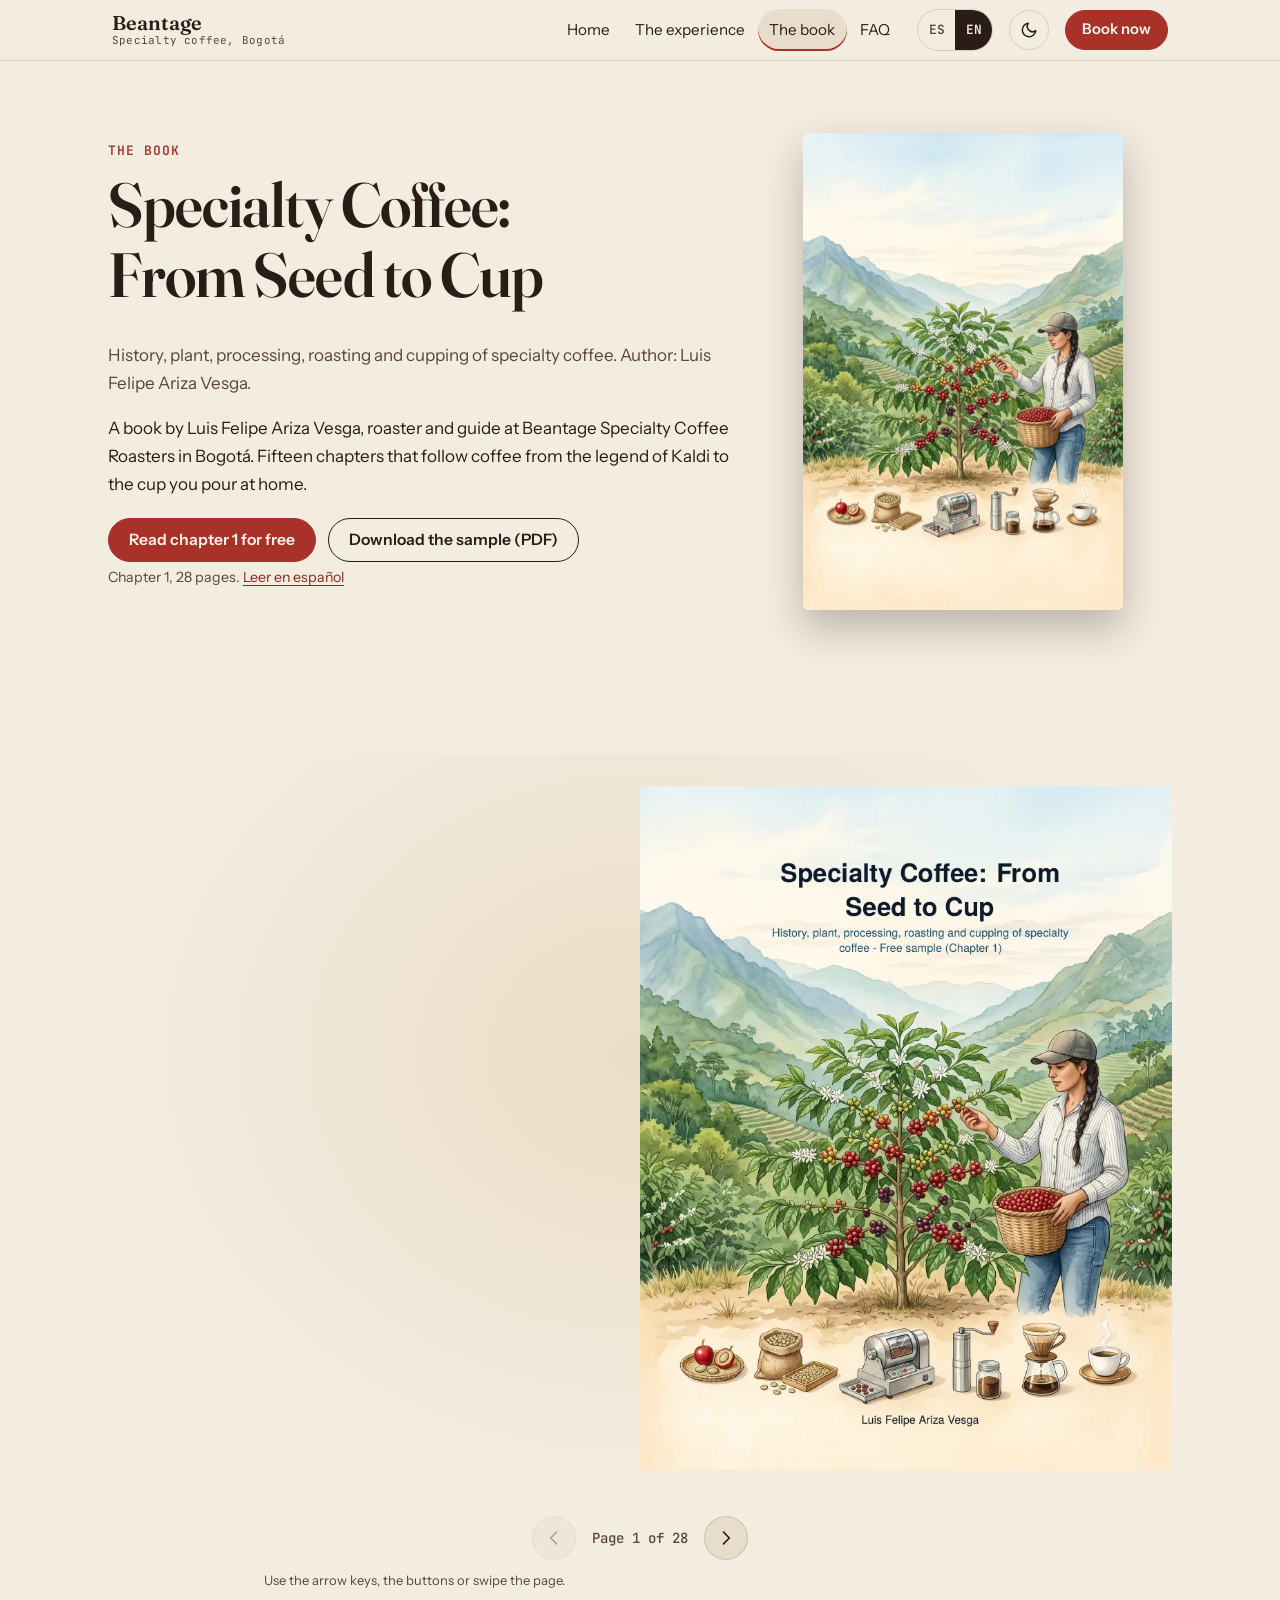
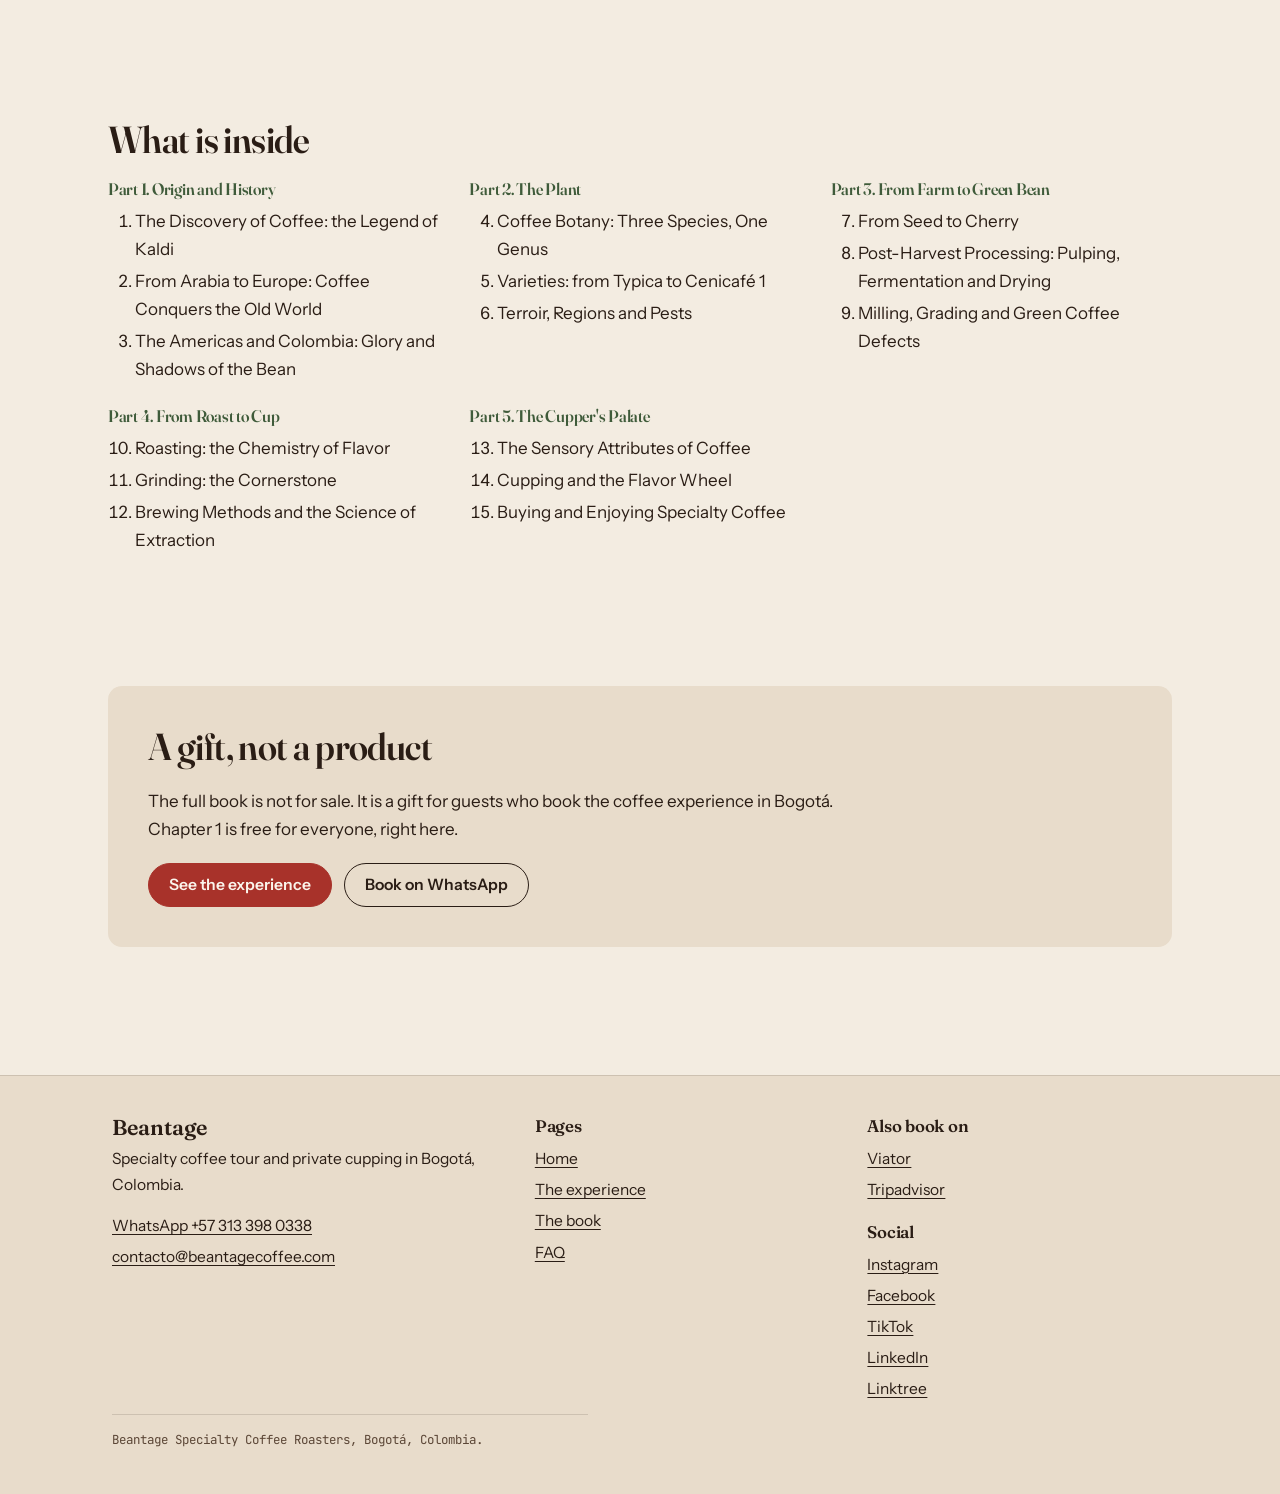
<file: en/book/index.html>
<!doctype html>
<html lang="en">
<head>
<meta charset="utf-8">
<script>try{if(localStorage.getItem("bt-theme")==="dark")document.documentElement.dataset.theme="dark"}catch(e){}</script>
<meta name="viewport" content="width=device-width, initial-scale=1">
<title>The book: Specialty Coffee, From Seed to Cup | Beantage</title>
<meta name="description" content="Read chapter 1 of &quot;Specialty Coffee: From Seed to Cup&quot; for free. The full book is a gift for guests who book the coffee experience in Bogotá.">
<meta name="author" content="Luis Felipe Ariza Vesga">
<link rel="canonical" href="https://beantagecoffee.com/en/book/">
<link rel="alternate" hreflang="es" href="https://beantagecoffee.com/libro/">
<link rel="alternate" hreflang="en" href="https://beantagecoffee.com/en/book/">
<link rel="alternate" hreflang="x-default" href="https://beantagecoffee.com/libro/">
<meta property="og:type" content="book">
<meta property="og:site_name" content="Beantage Specialty Coffee Roasters">
<meta property="og:title" content="Specialty Coffee: From Seed to Cup">
<meta property="og:description" content="Read chapter 1 of &quot;Specialty Coffee: From Seed to Cup&quot; by Luis Felipe Ariza Vesga for free. The full book is a gift for guests who book the coffee experience in Bogotá.">
<meta property="og:url" content="https://beantagecoffee.com/en/book/">
<meta property="og:locale" content="en_US">
<meta property="og:locale:alternate" content="es_CO">
<meta property="book:author" content="Luis Felipe Ariza Vesga">
<meta name="twitter:card" content="summary_large_image">
<meta name="twitter:title" content="Specialty Coffee: From Seed to Cup">
<meta name="twitter:description" content="Read chapter 1 of &quot;Specialty Coffee: From Seed to Cup&quot; by Luis Felipe Ariza Vesga for free. The full book is a gift for guests who book the coffee experience in Bogotá.">
<meta property="og:image" content="https://beantagecoffee.com/assets/og/og-home-en.jpg">
<meta property="og:image:width" content="1200">
<meta property="og:image:height" content="630">
<meta property="og:image:alt" content="Beantage Specialty Coffee Roasters: specialty coffee cupping in Bogotá">
<meta name="twitter:image" content="https://beantagecoffee.com/assets/og/og-home-en.jpg">
<link rel="icon" type="image/svg+xml" href="data:image/svg+xml,%3Csvg%20xmlns=%27http://www.w3.org/2000/svg%27%20viewBox=%270%200%2032%2032%27%3E%3Cellipse%20cx=%2716%27%20cy=%2716%27%20rx=%2710%27%20ry=%2714%27%20fill=%27%23a8322a%27%20transform=%27rotate(25%2016%2016)%27/%3E%3Cpath%20d=%27M12%205c-5%208%207%2014%202%2022%27%20stroke=%27%23f3ece1%27%20stroke-width=%272.2%27%20fill=%27none%27%20stroke-linecap=%27round%27%20transform=%27rotate(25%2016%2016)%27/%3E%3C/svg%3E">
<link rel="preconnect" href="https://fonts.googleapis.com"><link rel="preconnect" href="https://fonts.gstatic.com" crossorigin><link href="https://fonts.googleapis.com/css2?family=Fraunces:ital,opsz,wght@0,9..144,500;0,9..144,600;0,9..144,700;1,9..144,500&family=Instrument+Sans:wght@400;500;600&family=JetBrains+Mono:wght@400;600&display=swap" rel="stylesheet">
<link rel="stylesheet" href="/assets/css/site.css?v=20261109e">
<link rel="stylesheet" href="/assets/reader/reader.css?v=20261108c">
<style>
.bk-head{display:grid;gap:clamp(20px,4vw,48px);grid-template-columns:minmax(0,1fr);align-items:center;padding-block:clamp(32px,6vw,72px)}
@media(min-width:760px){.bk-head{grid-template-columns:minmax(0,1.4fr) minmax(0,.8fr)}}
.bk-head img{width:100%;height:auto;border-radius:6px;box-shadow:0 18px 40px rgba(42,29,21,.28);justify-self:center;max-width:320px}
.bk-kick{font:600 13px/1 var(--f-mono,monospace);letter-spacing:.08em;text-transform:uppercase;color:var(--cereza,#a8322a)}
.bk-by{color:var(--tinta-2,#5b4636)}
.bk-actions{display:flex;flex-wrap:wrap;gap:12px;margin-top:20px}
.bk-sec{padding-block:clamp(32px,6vw,64px)}
.bk-wrap{max-width:1120px;margin-inline:auto;padding-inline:clamp(16px,4vw,28px)}
.bk-toc{display:grid;gap:20px;grid-template-columns:repeat(auto-fit,minmax(260px,1fr))}
.bk-part h3{font-family:var(--f-display,Georgia,serif);font-size:1.05rem;margin:0 0 8px;color:var(--hoja,#3f5b3a)}
.bk-part ol{margin:0;padding-left:1.6em;color:var(--tinta,#2a1d15)} .bk-part li{margin:4px 0}
.bk-gift{background:var(--papel-2,#e8dccb);border-radius:var(--radio,14px);padding:clamp(20px,4vw,40px)}
.bk-gift h2{margin-top:0}
</style>
<script type="application/ld+json">{
 "@context": "https://schema.org",
 "@type": "Book",
 "@id": "https://beantagecoffee.com/en/book/#book",
 "name": "Specialty Coffee: From Seed to Cup",
 "alternativeHeadline": "History, plant, processing, roasting and cupping of specialty coffee",
 "url": "https://beantagecoffee.com/en/book/",
 "inLanguage": "en",
 "bookFormat": "https://schema.org/EBook",
 "image": "https://beantagecoffee.com/assets/book/cover.jpg",
 "description": "Read chapter 1 of \"Specialty Coffee: From Seed to Cup\" by Luis Felipe Ariza Vesga for free. The full book is a gift for guests who book the coffee experience in Bogotá.",
 "author": {
  "@type": "Person",
  "name": "Luis Felipe Ariza Vesga"
 },
 "publisher": {
  "@type": "Organization",
  "name": "Beantage Specialty Coffee Roasters",
  "url": "https://beantagecoffee.com/"
 },
 "workExample": [
  {
   "@type": "Book",
   "name": "Café de especialidad: de la semilla a la taza",
   "inLanguage": "es",
   "bookFormat": "https://schema.org/EBook",
   "url": "https://beantagecoffee.com/libro/",
   "numberOfPages": 30
  },
  {
   "@type": "Book",
   "name": "Specialty Coffee: From Seed to Cup",
   "inLanguage": "en",
   "bookFormat": "https://schema.org/EBook",
   "url": "https://beantagecoffee.com/en/book/",
   "numberOfPages": 28
  }
 ]
}</script>
<script src="/assets/js/theme.js?v=20261108c" defer></script>
<script src="/assets/js/contador.js?v=20261109e" defer></script>
</head>
<body>
<a class="skip" href="#contenido">Skip to content</a>
<header class="site-header">
  <div class="wrap site-header__in">
    <a class="brand" href="/en/"><b>Beantage</b><small>Specialty coffee, Bogotá</small></a>
    <nav class="nav" id="nav-principal" aria-label="Main">
      <a href="/en/">Home</a>
      <a href="/en/experience/">The experience</a>
      <a href="/en/book/">The book</a>
      <a href="/en/faq/">FAQ</a>
    </nav>
    <div class="lang" role="group" aria-label="Language">
      <a href="/" hreflang="es" lang="es" data-lang-link="es">ES</a>
      <a href="/en/" hreflang="en" lang="en" data-lang-link="en" aria-current="true">EN</a>
    </div>
    <button class="theme-toggle" type="button" aria-pressed="false" aria-label="Switch to dark mode" title="Switch to dark mode"><svg class="ico-moon" viewBox="0 0 24 24" width="18" height="18" fill="none" stroke="currentColor" stroke-width="2" stroke-linecap="round" stroke-linejoin="round" aria-hidden="true"><path d="M21 12.8A9 9 0 1 1 11.2 3a7 7 0 0 0 9.8 9.8z"/></svg><svg class="ico-sun" viewBox="0 0 24 24" width="18" height="18" fill="none" stroke="currentColor" stroke-width="2" stroke-linecap="round" stroke-linejoin="round" aria-hidden="true"><circle cx="12" cy="12" r="4"/><path d="M12 2v2M12 20v2M4.9 4.9l1.4 1.4M17.7 17.7l1.4 1.4M2 12h2M20 12h2M4.9 19.1l1.4-1.4M17.7 6.3l1.4-1.4"/></svg></button>
    <a class="btn btn--sm" href="https://wa.me/573133980338?text=Hi%2C%20I%20would%20like%20to%20book%20the%20specialty%20coffee%20experience%20in%20Bogot%C3%A1." rel="noopener">Book now</a>
    <button class="nav-toggle" type="button" aria-expanded="false" aria-controls="nav-principal" aria-label="Open menu"><span aria-hidden="true"></span></button>
  </div>
</header>
<script>
(function(){var p=location.pathname.replace(/index\.html$/,'');
var m={"/":"/en/","/experiencia/":"/en/experience/","/libro/":"/en/book/","/preguntas/":"/en/faq/"};
var es=null,en=null;for(var k in m){if(p===k){es=k;en=m[k]}if(p===m[k]){es=k;en=m[k]}}
var a=document.querySelectorAll('[data-lang-link]');
a.forEach(function(x){var t=x.getAttribute('data-lang-link');if(es){x.setAttribute('href',t==='en'?en:es)}});
document.querySelectorAll('.nav a').forEach(function(x){if(x.getAttribute('href')===p)x.setAttribute('aria-current','page')});})();
var b=document.querySelector('.nav-toggle'),n=document.getElementById('nav-principal');
if(b&&n){b.addEventListener('click',function(){var o=b.getAttribute('aria-expanded')==='true';b.setAttribute('aria-expanded',String(!o));n.classList.toggle('is-open',!o)});
n.addEventListener('click',function(e){if(e.target.closest('a')){b.setAttribute('aria-expanded','false');n.classList.remove('is-open')}});
document.addEventListener('keydown',function(e){if(e.key==='Escape'){b.setAttribute('aria-expanded','false');n.classList.remove('is-open')}})}
</script>

<main id="contenido">
<div class="bk-wrap">
 <section class="bk-head">
  <div>
   <p class="bk-kick">The book</p>
   <h1>Specialty Coffee: From Seed to Cup</h1>
   <p class="bk-by">History, plant, processing, roasting and cupping of specialty coffee. Author: Luis Felipe Ariza Vesga.</p>
   <p>A book by Luis Felipe Ariza Vesga, roaster and guide at Beantage Specialty Coffee Roasters in Bogotá. Fifteen chapters that follow coffee from the legend of Kaldi to the cup you pour at home.</p>
   <div class="bk-actions">
    <a class="btn" href="#muestra">Read chapter 1 for free</a>
    <a class="btn btn--ghost" href="/assets/book/specialty-coffee-seed-to-cup-en-sample.pdf?v=20261108c" type="application/pdf" download>Download the sample (PDF)</a>
   </div>
   <p class="bk-by"><small>Chapter 1, 28 pages. <a href="/libro/" hreflang="es">Leer en español</a></small></p>
  </div>
  <picture><source srcset="/assets/book/cover.webp?v=20261108c" type="image/webp"><img src="/assets/book/cover.jpg?v=20261108c" width="800" height="1193" alt="Specialty Coffee: From Seed to Cup"></picture>
 </section>
 <section class="bk-sec" id="muestra" aria-label="Read chapter 1 for free">
  <div class="bk" data-lang="en" data-dir="/assets/reader/pages/cafe/en" data-pages="28" data-w="770" data-h="990" data-v="?v=20261108c">
   <div class="bk__stage"></div>
   <div class="bk__bar">
    <button class="bk__btn bk__prev" type="button" aria-label="Previous page"><svg viewBox="0 0 24 24" aria-hidden="true"><path d="M15 5l-7 7 7 7"/></svg></button>
    <span class="bk__count" aria-live="polite"></span>
    <button class="bk__btn bk__next" type="button" aria-label="Next page"><svg viewBox="0 0 24 24" aria-hidden="true"><path d="M9 5l7 7-7 7"/></svg></button>
   </div>
   <p class="bk__hint">Use the arrow keys, the buttons or swipe the page.</p>
  </div>
 </section>
 <section class="bk-sec">
  <h2>What is inside</h2>
  <div class="bk-toc"><div class="bk-part"><h3>Part 1. Origin and History</h3><ol><li value="1">The Discovery of Coffee: the Legend of Kaldi</li><li value="2">From Arabia to Europe: Coffee Conquers the Old World</li><li value="3">The Americas and Colombia: Glory and Shadows of the Bean</li></ol></div><div class="bk-part"><h3>Part 2. The Plant</h3><ol><li value="4">Coffee Botany: Three Species, One Genus</li><li value="5">Varieties: from Typica to Cenicafé 1</li><li value="6">Terroir, Regions and Pests</li></ol></div><div class="bk-part"><h3>Part 3. From Farm to Green Bean</h3><ol><li value="7">From Seed to Cherry</li><li value="8">Post-Harvest Processing: Pulping, Fermentation and Drying</li><li value="9">Milling, Grading and Green Coffee Defects</li></ol></div><div class="bk-part"><h3>Part 4. From Roast to Cup</h3><ol><li value="10">Roasting: the Chemistry of Flavor</li><li value="11">Grinding: the Cornerstone</li><li value="12">Brewing Methods and the Science of Extraction</li></ol></div><div class="bk-part"><h3>Part 5. The Cupper&#x27;s Palate</h3><ol><li value="13">The Sensory Attributes of Coffee</li><li value="14">Cupping and the Flavor Wheel</li><li value="15">Buying and Enjoying Specialty Coffee</li></ol></div></div>
 </section>
 <section class="bk-sec">
  <div class="bk-gift">
   <h2>A gift, not a product</h2>
   <p>The full book is not for sale. It is a gift for guests who book the coffee experience in Bogotá. Chapter 1 is free for everyone, right here.</p>
   <div class="bk-actions">
    <a class="btn" href="/en/experience/">See the experience</a>
    <a class="btn btn--ghost" href="https://wa.me/573133980338" rel="noopener">Book on WhatsApp</a>
   </div>
  </div>
 </section>
</div>
</main>
<footer class="site-footer">
  <div class="wrap">
    <div class="site-footer__grid">
      <div class="site-footer__brand">
        <b>Beantage</b>
        <p>Specialty coffee tour and private cupping in Bogotá, Colombia.</p>
        <ul>
          <li><a href="https://wa.me/573133980338?text=Hi%2C%20I%20would%20like%20to%20book%20the%20specialty%20coffee%20experience%20in%20Bogot%C3%A1." rel="noopener">WhatsApp +57 313 398 0338</a></li>
          <li><a href="mailto:contacto@beantagecoffee.com">contacto@beantagecoffee.com</a></li>
        </ul>
      </div>
      <div>
        <h2>Pages</h2>
        <ul>
          <li><a href="/en/">Home</a></li>
          <li><a href="/en/experience/">The experience</a></li>
          <li><a href="/en/book/">The book</a></li>
          <li><a href="/en/faq/">FAQ</a></li>
        </ul>
      </div>
      <div>
        <h2>Also book on</h2>
        <ul>
          <li><a href="https://www.viator.com/es-CO/tours/Bogota/Unique-Walking-Tour-for-Specialty-Coffee-Lovers-and-Truth-Seekers/d4560-455931P1" rel="noopener" target="_blank">Viator</a></li>
          <li><a href="https://www.tripadvisor.co/AttractionProductReview-g294074-d27455385-Private_Guided_Walking_Tour_and_Coffee_Workshop_in_Bogota-Bogota.html" rel="noopener" target="_blank">Tripadvisor</a></li>
        </ul>
        <h2 style="margin-top:1.2rem">Social</h2>
        <ul>
          <li><a href="https://www.instagram.com/beantagespecialtycoffeeroaster/" rel="noopener me" target="_blank">Instagram</a></li>
          <li><a href="https://www.facebook.com/beantagespecialtycoffeeroasters/" rel="noopener me" target="_blank">Facebook</a></li>
          <li><a href="https://www.tiktok.com/@beantagecoffee" rel="noopener me" target="_blank">TikTok</a></li>
          <li><a href="https://www.linkedin.com/in/beantage-specialty-coffee-roaster-3a7477292/" rel="noopener me" target="_blank">LinkedIn</a></li>
          <li><a href="https://linktr.ee/beantagecoffee" rel="noopener me" target="_blank">Linktree</a></li>
        </ul>
      </div>
    </div>
    <p class="site-footer__fine">Beantage Specialty Coffee Roasters, Bogotá, Colombia.</p>
  </div>
</footer>

<script type="module" src="/assets/reader/reader.js?v=20261108c"></script>
</body>
</html>
</file>
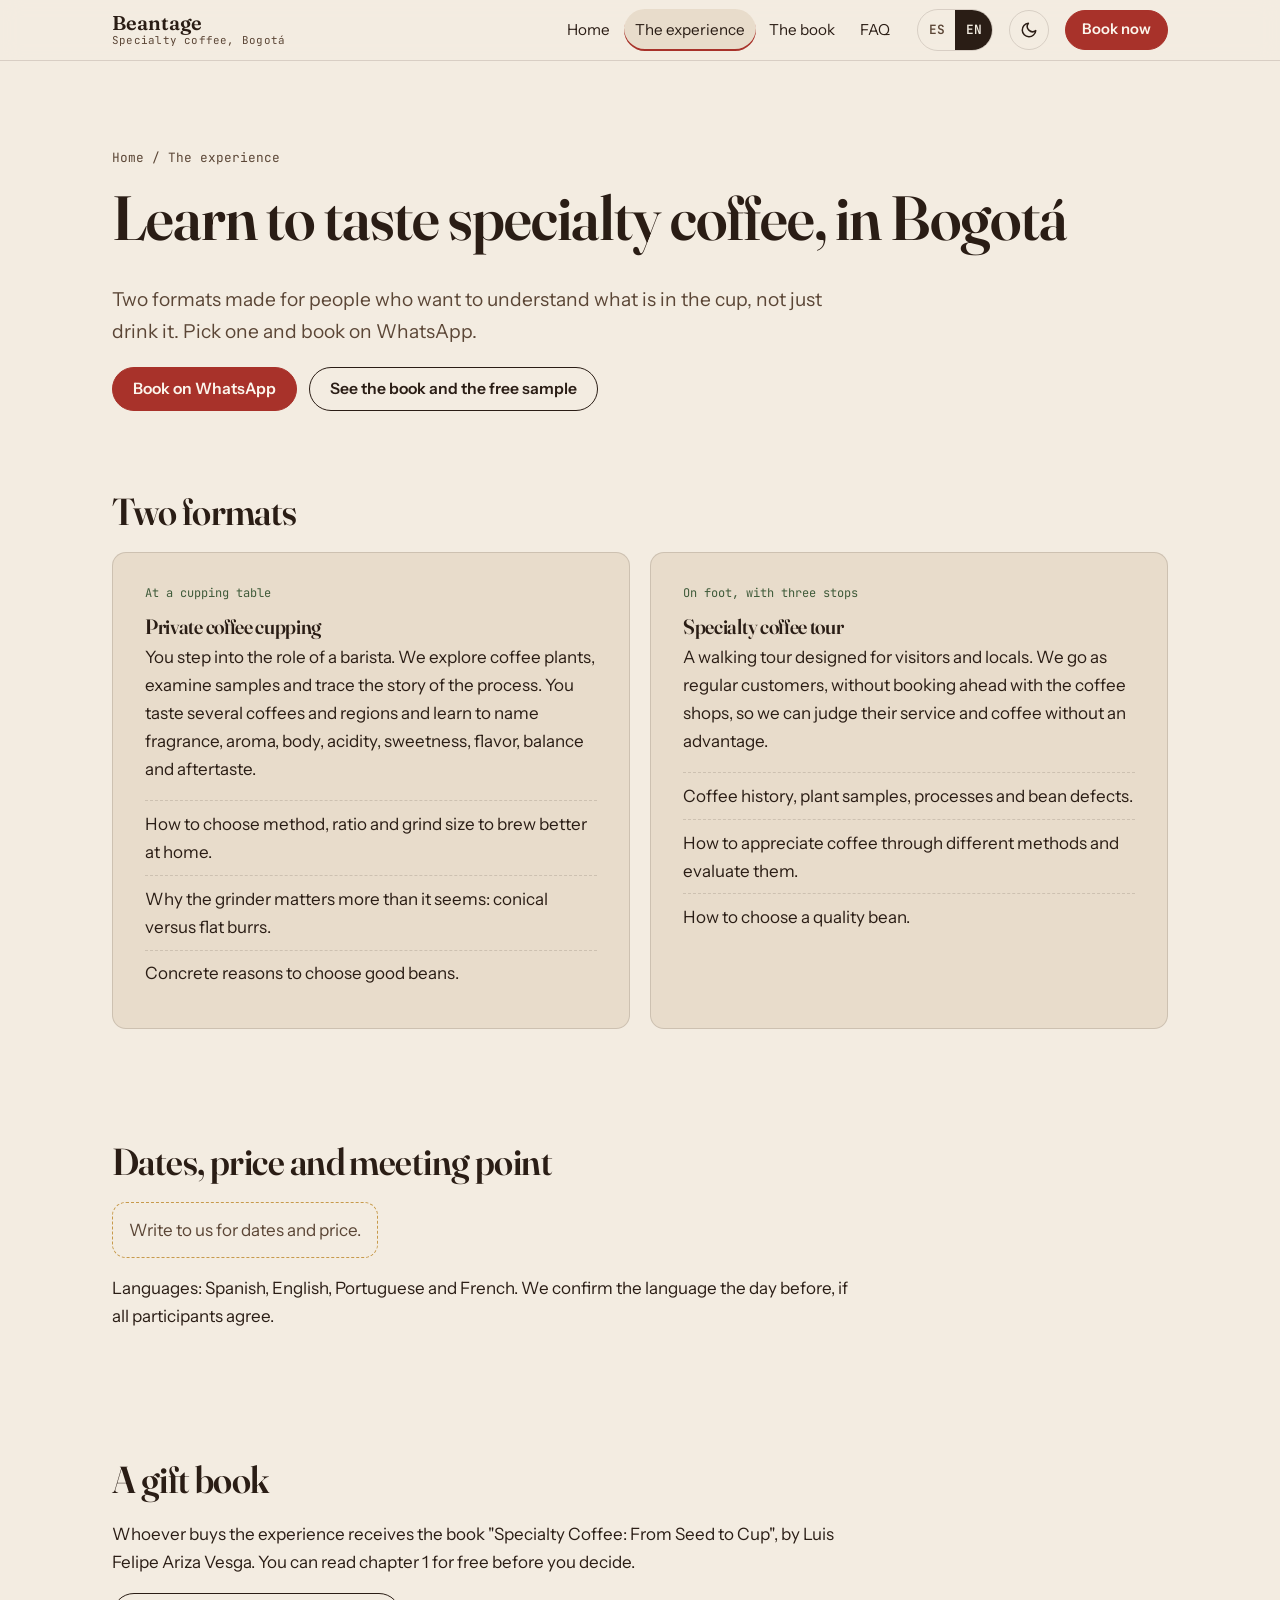
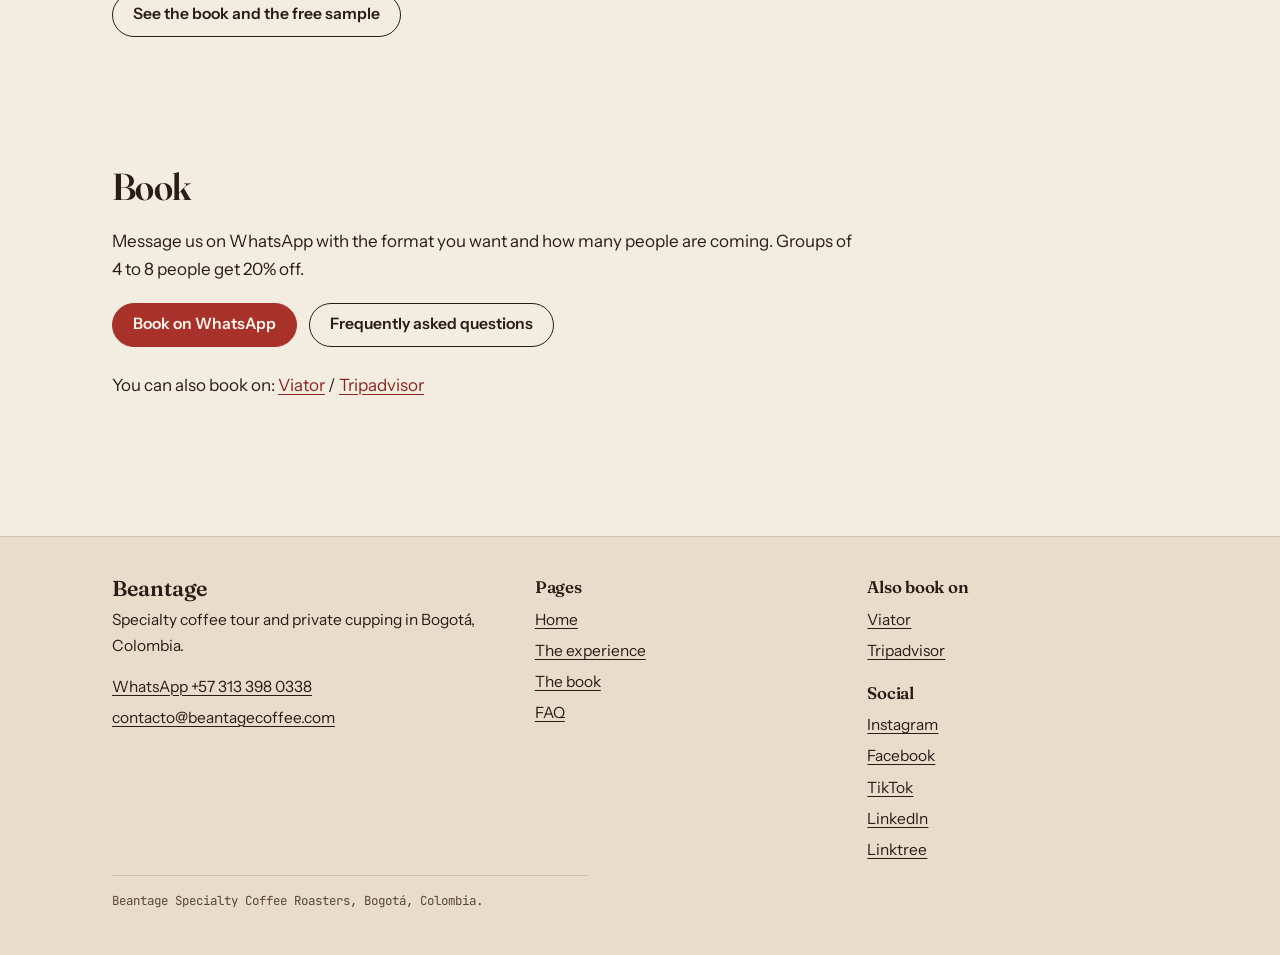
<file: en/experience/index.html>
<!doctype html>
<html lang="en">
<head>
<meta charset="utf-8">
<script>try{if(localStorage.getItem("bt-theme")==="dark")document.documentElement.dataset.theme="dark"}catch(e){}</script>
<meta name="viewport" content="width=device-width, initial-scale=1">
<title>The experience: private cupping and coffee tour in Bogotá | Beantage</title>
<meta name="description" content="Two ways to learn specialty coffee in Bogotá: a private cupping and a walking tour through three coffee shops. Book on WhatsApp and get the book as a gift.">
<link rel="canonical" href="https://beantagecoffee.com/en/experience/">
<link rel="alternate" hreflang="es" href="https://beantagecoffee.com/experiencia/">
<link rel="alternate" hreflang="en" href="https://beantagecoffee.com/en/experience/">
<link rel="alternate" hreflang="x-default" href="https://beantagecoffee.com/experiencia/">
<meta property="og:type" content="website">
<meta property="og:site_name" content="Beantage Specialty Coffee Roasters">
<meta property="og:title" content="The experience: private cupping and coffee tour in Bogotá | Beantage">
<meta property="og:description" content="Two ways to learn specialty coffee in Bogotá: a private cupping and a walking tour through three coffee shops. Book on WhatsApp and get the book as a gift.">
<meta property="og:url" content="https://beantagecoffee.com/en/experience/">
<meta property="og:locale" content="en_US">
<meta property="og:locale:alternate" content="es_CO">
<meta name="twitter:card" content="summary_large_image">
<meta name="twitter:title" content="The experience: private cupping and coffee tour in Bogotá | Beantage">
<meta name="twitter:description" content="Two ways to learn specialty coffee in Bogotá: a private cupping and a walking tour through three coffee shops. Book on WhatsApp and get the book as a gift.">
<meta property="og:image" content="https://beantagecoffee.com/assets/og/og-home-en.jpg">
<meta property="og:image:width" content="1200">
<meta property="og:image:height" content="630">
<meta property="og:image:alt" content="Beantage Specialty Coffee Roasters: specialty coffee cupping in Bogotá">
<meta name="twitter:image" content="https://beantagecoffee.com/assets/og/og-home-en.jpg">
<meta name="theme-color" content="#f3ece1">
<link rel="preconnect" href="https://fonts.googleapis.com"><link rel="preconnect" href="https://fonts.gstatic.com" crossorigin><link href="https://fonts.googleapis.com/css2?family=Fraunces:ital,opsz,wght@0,9..144,500;0,9..144,600;0,9..144,700;1,9..144,500&family=Instrument+Sans:wght@400;500;600&family=JetBrains+Mono:wght@400;600&display=swap" rel="stylesheet">
<link rel="icon" type="image/svg+xml" href="data:image/svg+xml,%3Csvg%20xmlns=%27http://www.w3.org/2000/svg%27%20viewBox=%270%200%2032%2032%27%3E%3Cellipse%20cx=%2716%27%20cy=%2716%27%20rx=%2710%27%20ry=%2714%27%20fill=%27%23a8322a%27%20transform=%27rotate(25%2016%2016)%27/%3E%3Cpath%20d=%27M12%205c-5%208%207%2014%202%2022%27%20stroke=%27%23f3ece1%27%20stroke-width=%272.2%27%20fill=%27none%27%20stroke-linecap=%27round%27%20transform=%27rotate(25%2016%2016)%27/%3E%3C/svg%3E">
<link rel="stylesheet" href="/assets/css/site.css?v=20261109e">
<script type="application/ld+json">{
 "@context": "https://schema.org",
 "@type": "TouristTrip",
 "@id": "https://beantagecoffee.com/en/experience/#trip",
 "name": "Private cupping and specialty coffee tour in Bogotá",
 "description": "Two ways to learn specialty coffee in Bogotá: a private cupping and a walking tour through three coffee shops. Book on WhatsApp and get the book as a gift.",
 "url": "https://beantagecoffee.com/en/experience/",
 "inLanguage": "en",
 "touristType": "Specialty coffee lovers",
 "provider": {
  "@type": "Organization",
  "@id": "https://beantagecoffee.com/#org",
  "name": "Beantage Specialty Coffee Roasters",
  "url": "https://beantagecoffee.com/",
  "email": "contacto@beantagecoffee.com",
  "telephone": "+573133980338",
  "sameAs": [
   "https://www.instagram.com/beantagespecialtycoffeeroaster/",
   "https://www.facebook.com/beantagespecialtycoffeeroasters/",
   "https://www.tiktok.com/@beantagecoffee",
   "https://www.linkedin.com/in/beantage-specialty-coffee-roaster-3a7477292/",
   "https://linktr.ee/beantagecoffee"
  ]
 },
 "subTrip": [
  {
   "@type": "TouristTrip",
   "name": "Private coffee cupping",
   "description": "You step into the role of a barista. We explore coffee plants, examine samples and trace the story of the process. You taste several coffees and regions and learn to name fragrance, aroma, body, acidity, sweetness, flavor, balance and aftertaste."
  },
  {
   "@type": "TouristTrip",
   "name": "Specialty coffee tour",
   "description": "A walking tour designed for visitors and locals. We go as regular customers, without booking ahead with the coffee shops, so we can judge their service and coffee without an advantage."
  }
 ]
}</script>
<script src="/assets/js/theme.js?v=20261108c" defer></script>
<script src="/assets/js/contador.js?v=20261109e" defer></script>
</head>
<body>
<a class="skip" href="#contenido">Skip to content</a>
<header class="site-header">
  <div class="wrap site-header__in">
    <a class="brand" href="/en/"><b>Beantage</b><small>Specialty coffee, Bogotá</small></a>
    <nav class="nav" id="nav-principal" aria-label="Main">
      <a href="/en/">Home</a>
      <a href="/en/experience/">The experience</a>
      <a href="/en/book/">The book</a>
      <a href="/en/faq/">FAQ</a>
    </nav>
    <div class="lang" role="group" aria-label="Language">
      <a href="/" hreflang="es" lang="es" data-lang-link="es">ES</a>
      <a href="/en/" hreflang="en" lang="en" data-lang-link="en" aria-current="true">EN</a>
    </div>
    <button class="theme-toggle" type="button" aria-pressed="false" aria-label="Switch to dark mode" title="Switch to dark mode"><svg class="ico-moon" viewBox="0 0 24 24" width="18" height="18" fill="none" stroke="currentColor" stroke-width="2" stroke-linecap="round" stroke-linejoin="round" aria-hidden="true"><path d="M21 12.8A9 9 0 1 1 11.2 3a7 7 0 0 0 9.8 9.8z"/></svg><svg class="ico-sun" viewBox="0 0 24 24" width="18" height="18" fill="none" stroke="currentColor" stroke-width="2" stroke-linecap="round" stroke-linejoin="round" aria-hidden="true"><circle cx="12" cy="12" r="4"/><path d="M12 2v2M12 20v2M4.9 4.9l1.4 1.4M17.7 17.7l1.4 1.4M2 12h2M20 12h2M4.9 19.1l1.4-1.4M17.7 6.3l1.4-1.4"/></svg></button>
    <a class="btn btn--sm" href="https://wa.me/573133980338?text=Hi%2C%20I%20would%20like%20to%20book%20the%20specialty%20coffee%20experience%20in%20Bogot%C3%A1." rel="noopener">Book now</a>
    <button class="nav-toggle" type="button" aria-expanded="false" aria-controls="nav-principal" aria-label="Open menu"><span aria-hidden="true"></span></button>
  </div>
</header>
<script>
(function(){var p=location.pathname.replace(/index\.html$/,'');
var m={"/":"/en/","/experiencia/":"/en/experience/","/libro/":"/en/book/","/preguntas/":"/en/faq/"};
var es=null,en=null;for(var k in m){if(p===k){es=k;en=m[k]}if(p===m[k]){es=k;en=m[k]}}
var a=document.querySelectorAll('[data-lang-link]');
a.forEach(function(x){var t=x.getAttribute('data-lang-link');if(es){x.setAttribute('href',t==='en'?en:es)}});
document.querySelectorAll('.nav a').forEach(function(x){if(x.getAttribute('href')===p)x.setAttribute('aria-current','page')});})();
var b=document.querySelector('.nav-toggle'),n=document.getElementById('nav-principal');
if(b&&n){b.addEventListener('click',function(){var o=b.getAttribute('aria-expanded')==='true';b.setAttribute('aria-expanded',String(!o));n.classList.toggle('is-open',!o)});
n.addEventListener('click',function(e){if(e.target.closest('a')){b.setAttribute('aria-expanded','false');n.classList.remove('is-open')}});
document.addEventListener('keydown',function(e){if(e.key==='Escape'){b.setAttribute('aria-expanded','false');n.classList.remove('is-open')}})}
</script>
<main id="contenido">
<div class="wrap page-hero">
  <p class="crumb">Home / The experience</p>
  <h1>Learn to taste specialty coffee, in Bogotá</h1>
  <p class="lead">Two formats made for people who want to understand what is in the cup, not just drink it. Pick one and book on WhatsApp.</p>
  <div class="cta-row"><a class="btn" href="https://wa.me/573133980338?text=Hi%2C%20I%20would%20like%20to%20book%20the%20specialty%20coffee%20experience%20in%20Bogot%C3%A1." rel="noopener">Book on WhatsApp</a><a class="btn btn--ghost" href="/en/book/">See the book and the free sample</a></div>
</div>
<section class="block"><div class="wrap">
  <h2>Two formats</h2>
  <div class="sheets">
    <article class="sheet"><span class="tag">At a cupping table</span><h3>Private coffee cupping</h3><p>You step into the role of a barista. We explore coffee plants, examine samples and trace the story of the process. You taste several coffees and regions and learn to name fragrance, aroma, body, acidity, sweetness, flavor, balance and aftertaste.</p><ul class="ruled"><li>How to choose method, ratio and grind size to brew better at home.</li><li>Why the grinder matters more than it seems: conical versus flat burrs.</li><li>Concrete reasons to choose good beans.</li></ul></article>
    <article class="sheet"><span class="tag">On foot, with three stops</span><h3>Specialty coffee tour</h3><p>A walking tour designed for visitors and locals. We go as regular customers, without booking ahead with the coffee shops, so we can judge their service and coffee without an advantage.</p><ul class="ruled"><li>Coffee history, plant samples, processes and bean defects.</li><li>How to appreciate coffee through different methods and evaluate them.</li><li>How to choose a quality bean.</li></ul></article>
  </div>
</div></section>
<section class="block"><div class="wrap">
  <h2>Dates, price and meeting point</h2>
  <!-- data-pendiente: precio, duracion, punto de encuentro -->
  <p class="pend">Write to us for dates and price.</p>
  <p style="margin-top:1rem">Languages: Spanish, English, Portuguese and French. We confirm the language the day before, if all participants agree.</p>
</div></section>
<section class="block"><div class="wrap">
  <h2>A gift book</h2>
  <p>Whoever buys the experience receives the book "Specialty Coffee: From Seed to Cup", by Luis Felipe Ariza Vesga. You can read chapter 1 for free before you decide.</p>
  <p><a class="btn btn--ghost" href="/en/book/">See the book and the free sample</a></p>
</div></section>
<section class="block"><div class="wrap">
  <h2>Book</h2>
  <p>Message us on WhatsApp with the format you want and how many people are coming. Groups of 4 to 8 people get 20% off.</p>
  <div class="cta-row"><a class="btn" href="https://wa.me/573133980338?text=Hi%2C%20I%20would%20like%20to%20book%20the%20specialty%20coffee%20experience%20in%20Bogot%C3%A1." rel="noopener">Book on WhatsApp</a><a class="btn btn--ghost" href="/en/faq/">Frequently asked questions</a></div>
  <p style="margin-top:1.5rem">You can also book on: <a href="https://www.viator.com/es-CO/tours/Bogota/Unique-Walking-Tour-for-Specialty-Coffee-Lovers-and-Truth-Seekers/d4560-455931P1" rel="noopener" target="_blank">Viator</a> / <a href="https://www.tripadvisor.co/AttractionProductReview-g294074-d27455385-Private_Guided_Walking_Tour_and_Coffee_Workshop_in_Bogota-Bogota.html" rel="noopener" target="_blank">Tripadvisor</a></p>
</div></section>
</main>
<footer class="site-footer">
  <div class="wrap">
    <div class="site-footer__grid">
      <div class="site-footer__brand">
        <b>Beantage</b>
        <p>Specialty coffee tour and private cupping in Bogotá, Colombia.</p>
        <ul>
          <li><a href="https://wa.me/573133980338?text=Hi%2C%20I%20would%20like%20to%20book%20the%20specialty%20coffee%20experience%20in%20Bogot%C3%A1." rel="noopener">WhatsApp +57 313 398 0338</a></li>
          <li><a href="mailto:contacto@beantagecoffee.com">contacto@beantagecoffee.com</a></li>
        </ul>
      </div>
      <div>
        <h2>Pages</h2>
        <ul>
          <li><a href="/en/">Home</a></li>
          <li><a href="/en/experience/">The experience</a></li>
          <li><a href="/en/book/">The book</a></li>
          <li><a href="/en/faq/">FAQ</a></li>
        </ul>
      </div>
      <div>
        <h2>Also book on</h2>
        <ul>
          <li><a href="https://www.viator.com/es-CO/tours/Bogota/Unique-Walking-Tour-for-Specialty-Coffee-Lovers-and-Truth-Seekers/d4560-455931P1" rel="noopener" target="_blank">Viator</a></li>
          <li><a href="https://www.tripadvisor.co/AttractionProductReview-g294074-d27455385-Private_Guided_Walking_Tour_and_Coffee_Workshop_in_Bogota-Bogota.html" rel="noopener" target="_blank">Tripadvisor</a></li>
        </ul>
        <h2 style="margin-top:1.2rem">Social</h2>
        <ul>
          <li><a href="https://www.instagram.com/beantagespecialtycoffeeroaster/" rel="noopener me" target="_blank">Instagram</a></li>
          <li><a href="https://www.facebook.com/beantagespecialtycoffeeroasters/" rel="noopener me" target="_blank">Facebook</a></li>
          <li><a href="https://www.tiktok.com/@beantagecoffee" rel="noopener me" target="_blank">TikTok</a></li>
          <li><a href="https://www.linkedin.com/in/beantage-specialty-coffee-roaster-3a7477292/" rel="noopener me" target="_blank">LinkedIn</a></li>
          <li><a href="https://linktr.ee/beantagecoffee" rel="noopener me" target="_blank">Linktree</a></li>
        </ul>
      </div>
    </div>
    <p class="site-footer__fine">Beantage Specialty Coffee Roasters, Bogotá, Colombia.</p>
  </div>
</footer>
</body>
</html>
</file>
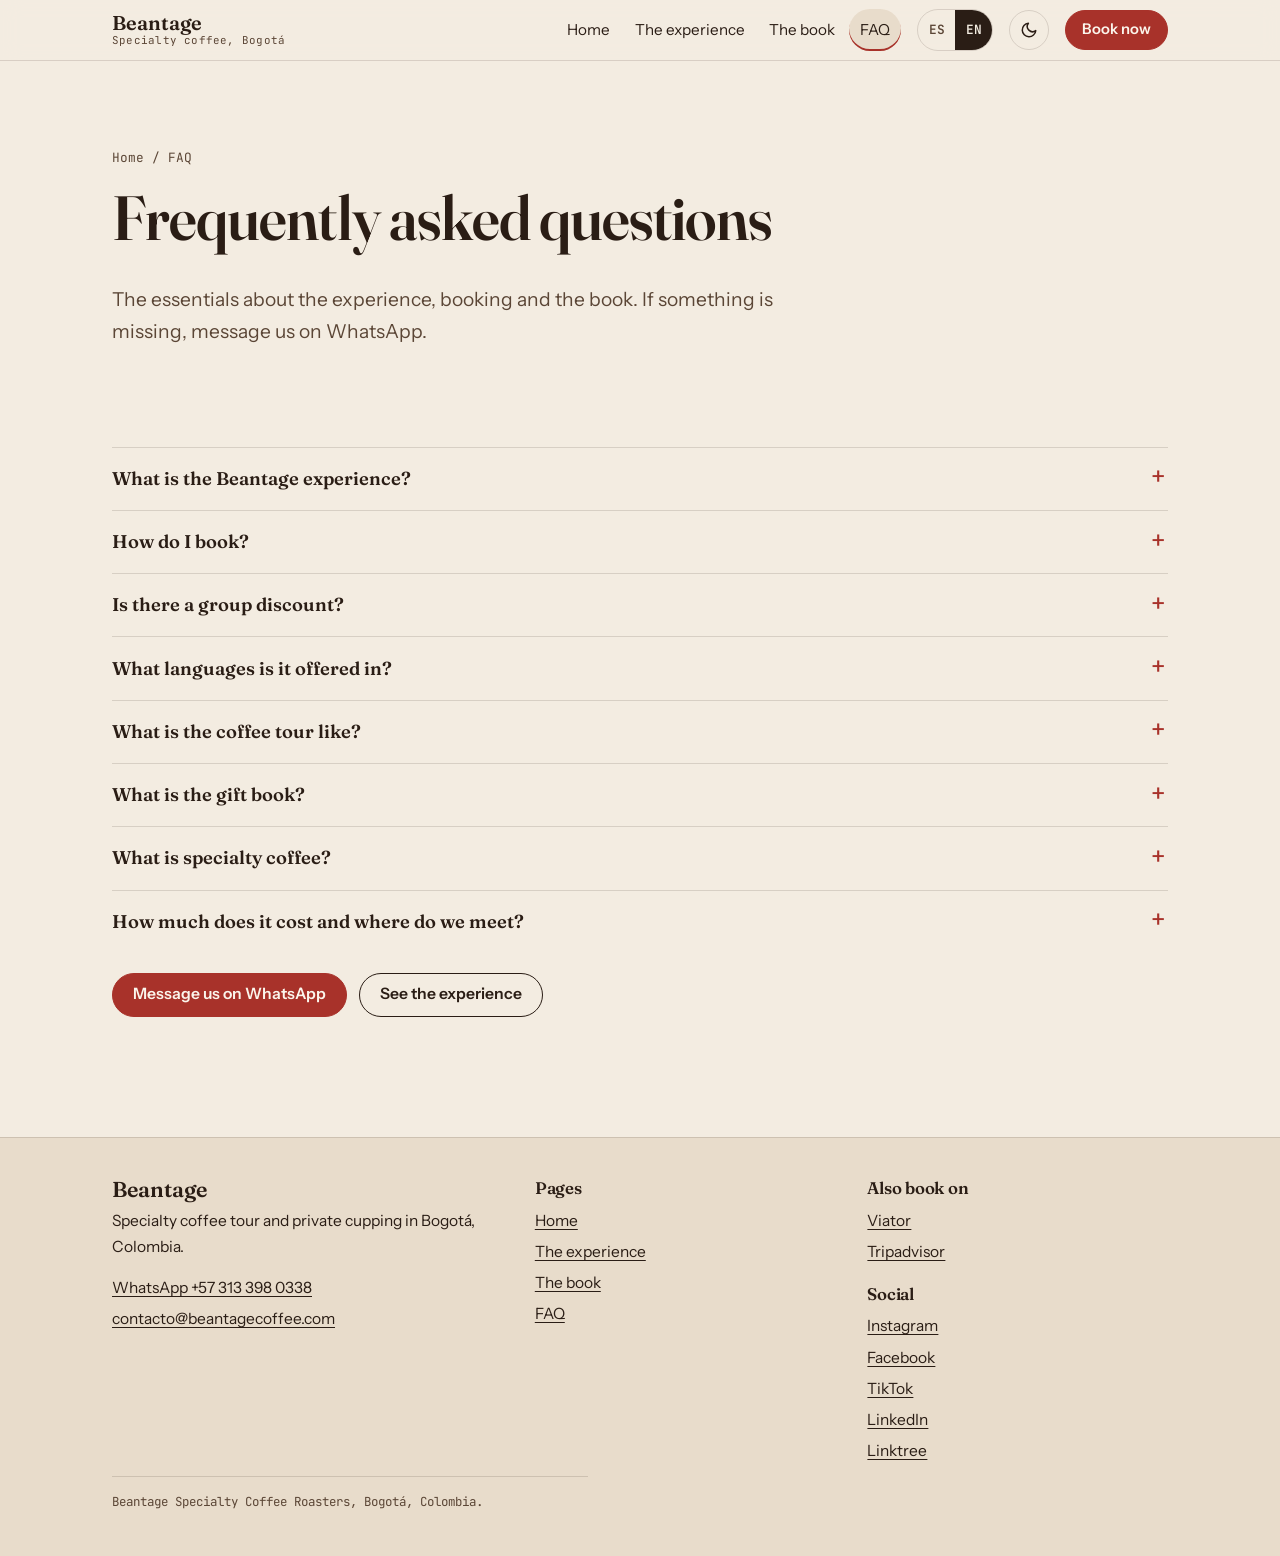
<file: en/faq/index.html>
<!doctype html>
<html lang="en">
<head>
<meta charset="utf-8">
<script>try{if(localStorage.getItem("bt-theme")==="dark")document.documentElement.dataset.theme="dark"}catch(e){}</script>
<meta name="viewport" content="width=device-width, initial-scale=1">
<title>FAQ: specialty coffee experience in Bogotá | Beantage</title>
<meta name="description" content="Answers about the private cupping and specialty coffee tour in Bogotá: how to book, group discount, languages and the gift book.">
<link rel="canonical" href="https://beantagecoffee.com/en/faq/">
<link rel="alternate" hreflang="es" href="https://beantagecoffee.com/preguntas/">
<link rel="alternate" hreflang="en" href="https://beantagecoffee.com/en/faq/">
<link rel="alternate" hreflang="x-default" href="https://beantagecoffee.com/preguntas/">
<meta property="og:type" content="website">
<meta property="og:site_name" content="Beantage Specialty Coffee Roasters">
<meta property="og:title" content="FAQ: specialty coffee experience in Bogotá | Beantage">
<meta property="og:description" content="Answers about the private cupping and specialty coffee tour in Bogotá: how to book, group discount, languages and the gift book.">
<meta property="og:url" content="https://beantagecoffee.com/en/faq/">
<meta property="og:locale" content="en_US">
<meta property="og:locale:alternate" content="es_CO">
<meta name="twitter:card" content="summary_large_image">
<meta name="twitter:title" content="FAQ: specialty coffee experience in Bogotá | Beantage">
<meta name="twitter:description" content="Answers about the private cupping and specialty coffee tour in Bogotá: how to book, group discount, languages and the gift book.">
<meta property="og:image" content="https://beantagecoffee.com/assets/og/og-home-en.jpg">
<meta property="og:image:width" content="1200">
<meta property="og:image:height" content="630">
<meta property="og:image:alt" content="Beantage Specialty Coffee Roasters: specialty coffee cupping in Bogotá">
<meta name="twitter:image" content="https://beantagecoffee.com/assets/og/og-home-en.jpg">
<meta name="theme-color" content="#f3ece1">
<link rel="preconnect" href="https://fonts.googleapis.com"><link rel="preconnect" href="https://fonts.gstatic.com" crossorigin><link href="https://fonts.googleapis.com/css2?family=Fraunces:ital,opsz,wght@0,9..144,500;0,9..144,600;0,9..144,700;1,9..144,500&family=Instrument+Sans:wght@400;500;600&family=JetBrains+Mono:wght@400;600&display=swap" rel="stylesheet">
<link rel="icon" type="image/svg+xml" href="data:image/svg+xml,%3Csvg%20xmlns=%27http://www.w3.org/2000/svg%27%20viewBox=%270%200%2032%2032%27%3E%3Cellipse%20cx=%2716%27%20cy=%2716%27%20rx=%2710%27%20ry=%2714%27%20fill=%27%23a8322a%27%20transform=%27rotate(25%2016%2016)%27/%3E%3Cpath%20d=%27M12%205c-5%208%207%2014%202%2022%27%20stroke=%27%23f3ece1%27%20stroke-width=%272.2%27%20fill=%27none%27%20stroke-linecap=%27round%27%20transform=%27rotate(25%2016%2016)%27/%3E%3C/svg%3E">
<link rel="stylesheet" href="/assets/css/site.css?v=20261109e">
<script type="application/ld+json">{
 "@context": "https://schema.org",
 "@type": "FAQPage",
 "inLanguage": "en",
 "mainEntity": [
  {
   "@type": "Question",
   "name": "What is the Beantage experience?",
   "acceptedAnswer": {
    "@type": "Answer",
    "text": "It is two formats for learning specialty coffee in Bogotá, Colombia: a private cupping and a walking tour through three coffee shops. Both are designed so you understand what is in the cup and learn to choose good beans."
   }
  },
  {
   "@type": "Question",
   "name": "How do I book?",
   "acceptedAnswer": {
    "@type": "Answer",
    "text": "Message us on WhatsApp at +57 313 398 0338 with the format you want and how many people are coming. You can also book on Viator or Tripadvisor from the experience page."
   }
  },
  {
   "@type": "Question",
   "name": "Is there a group discount?",
   "acceptedAnswer": {
    "@type": "Answer",
    "text": "Yes. Groups of 4 to 8 people get 20% off when they book through our platform or on WhatsApp."
   }
  },
  {
   "@type": "Question",
   "name": "What languages is it offered in?",
   "acceptedAnswer": {
    "@type": "Answer",
    "text": "Spanish, English, Portuguese and French. We confirm the language the day before, if all participants agree."
   }
  },
  {
   "@type": "Question",
   "name": "What is the coffee tour like?",
   "acceptedAnswer": {
    "@type": "Answer",
    "text": "It is a walking tour with three stops. We go as regular customers, without booking ahead with the coffee shops, to judge their service and coffee without an advantage."
   }
  },
  {
   "@type": "Question",
   "name": "What is the gift book?",
   "acceptedAnswer": {
    "@type": "Answer",
    "text": "Whoever buys the experience receives \"Specialty Coffee: From Seed to Cup\", by Luis Felipe Ariza Vesga. Chapter 1 can be read for free on the book page."
   }
  },
  {
   "@type": "Question",
   "name": "What is specialty coffee?",
   "acceptedAnswer": {
    "@type": "Answer",
    "text": "According to the book, it is coffee that scores 80 points or more on a scale of 0 to 100, measured in a cupping: a systematic way to taste coffee so that two people in different rooms can agree about the same cup."
   }
  },
  {
   "@type": "Question",
   "name": "How much does it cost and where do we meet?",
   "acceptedAnswer": {
    "@type": "Answer",
    "text": "We have not published a price or meeting point on this page yet. Message us on WhatsApp and we will send them with the available dates."
   }
  }
 ]
}</script>
<script src="/assets/js/theme.js?v=20261108c" defer></script>
<script src="/assets/js/contador.js?v=20261109e" defer></script>
</head>
<body>
<a class="skip" href="#contenido">Skip to content</a>
<header class="site-header">
  <div class="wrap site-header__in">
    <a class="brand" href="/en/"><b>Beantage</b><small>Specialty coffee, Bogotá</small></a>
    <nav class="nav" id="nav-principal" aria-label="Main">
      <a href="/en/">Home</a>
      <a href="/en/experience/">The experience</a>
      <a href="/en/book/">The book</a>
      <a href="/en/faq/">FAQ</a>
    </nav>
    <div class="lang" role="group" aria-label="Language">
      <a href="/" hreflang="es" lang="es" data-lang-link="es">ES</a>
      <a href="/en/" hreflang="en" lang="en" data-lang-link="en" aria-current="true">EN</a>
    </div>
    <button class="theme-toggle" type="button" aria-pressed="false" aria-label="Switch to dark mode" title="Switch to dark mode"><svg class="ico-moon" viewBox="0 0 24 24" width="18" height="18" fill="none" stroke="currentColor" stroke-width="2" stroke-linecap="round" stroke-linejoin="round" aria-hidden="true"><path d="M21 12.8A9 9 0 1 1 11.2 3a7 7 0 0 0 9.8 9.8z"/></svg><svg class="ico-sun" viewBox="0 0 24 24" width="18" height="18" fill="none" stroke="currentColor" stroke-width="2" stroke-linecap="round" stroke-linejoin="round" aria-hidden="true"><circle cx="12" cy="12" r="4"/><path d="M12 2v2M12 20v2M4.9 4.9l1.4 1.4M17.7 17.7l1.4 1.4M2 12h2M20 12h2M4.9 19.1l1.4-1.4M17.7 6.3l1.4-1.4"/></svg></button>
    <a class="btn btn--sm" href="https://wa.me/573133980338?text=Hi%2C%20I%20would%20like%20to%20book%20the%20specialty%20coffee%20experience%20in%20Bogot%C3%A1." rel="noopener">Book now</a>
    <button class="nav-toggle" type="button" aria-expanded="false" aria-controls="nav-principal" aria-label="Open menu"><span aria-hidden="true"></span></button>
  </div>
</header>
<script>
(function(){var p=location.pathname.replace(/index\.html$/,'');
var m={"/":"/en/","/experiencia/":"/en/experience/","/libro/":"/en/book/","/preguntas/":"/en/faq/"};
var es=null,en=null;for(var k in m){if(p===k){es=k;en=m[k]}if(p===m[k]){es=k;en=m[k]}}
var a=document.querySelectorAll('[data-lang-link]');
a.forEach(function(x){var t=x.getAttribute('data-lang-link');if(es){x.setAttribute('href',t==='en'?en:es)}});
document.querySelectorAll('.nav a').forEach(function(x){if(x.getAttribute('href')===p)x.setAttribute('aria-current','page')});})();
var b=document.querySelector('.nav-toggle'),n=document.getElementById('nav-principal');
if(b&&n){b.addEventListener('click',function(){var o=b.getAttribute('aria-expanded')==='true';b.setAttribute('aria-expanded',String(!o));n.classList.toggle('is-open',!o)});
n.addEventListener('click',function(e){if(e.target.closest('a')){b.setAttribute('aria-expanded','false');n.classList.remove('is-open')}});
document.addEventListener('keydown',function(e){if(e.key==='Escape'){b.setAttribute('aria-expanded','false');n.classList.remove('is-open')}})}
</script>
<main id="contenido">
<div class="wrap page-hero">
  <p class="crumb">Home / FAQ</p>
  <h1>Frequently asked questions</h1>
  <p class="lead">The essentials about the experience, booking and the book. If something is missing, message us on WhatsApp.</p>
</div>
<section class="block"><div class="wrap faq">
<details><summary>What is the Beantage experience?</summary><div><p>It is two formats for learning specialty coffee in Bogotá, Colombia: a private cupping and a walking tour through three coffee shops. Both are designed so you understand what is in the cup and learn to choose good beans.</p></div></details><details><summary>How do I book?</summary><div><p>Message us on WhatsApp at +57 313 398 0338 with the format you want and how many people are coming. You can also book on Viator or Tripadvisor from the experience page.</p></div></details><details><summary>Is there a group discount?</summary><div><p>Yes. Groups of 4 to 8 people get 20% off when they book through our platform or on WhatsApp.</p></div></details><details><summary>What languages is it offered in?</summary><div><p>Spanish, English, Portuguese and French. We confirm the language the day before, if all participants agree.</p></div></details><details><summary>What is the coffee tour like?</summary><div><p>It is a walking tour with three stops. We go as regular customers, without booking ahead with the coffee shops, to judge their service and coffee without an advantage.</p></div></details><details><summary>What is the gift book?</summary><div><p>Whoever buys the experience receives &quot;Specialty Coffee: From Seed to Cup&quot;, by Luis Felipe Ariza Vesga. Chapter 1 can be read for free on the book page.</p></div></details><details><summary>What is specialty coffee?</summary><div><p>According to the book, it is coffee that scores 80 points or more on a scale of 0 to 100, measured in a cupping: a systematic way to taste coffee so that two people in different rooms can agree about the same cup.</p></div></details><details><summary>How much does it cost and where do we meet?</summary><div><p>We have not published a price or meeting point on this page yet. Message us on WhatsApp and we will send them with the available dates.</p></div></details>
<div class="cta-row"><a class="btn" href="https://wa.me/573133980338?text=Hi%2C%20I%20have%20a%20question%20about%20the%20coffee%20experience." rel="noopener">Message us on WhatsApp</a><a class="btn btn--ghost" href="/en/experience/">See the experience</a></div>
</div></section>
</main>
<footer class="site-footer">
  <div class="wrap">
    <div class="site-footer__grid">
      <div class="site-footer__brand">
        <b>Beantage</b>
        <p>Specialty coffee tour and private cupping in Bogotá, Colombia.</p>
        <ul>
          <li><a href="https://wa.me/573133980338?text=Hi%2C%20I%20would%20like%20to%20book%20the%20specialty%20coffee%20experience%20in%20Bogot%C3%A1." rel="noopener">WhatsApp +57 313 398 0338</a></li>
          <li><a href="mailto:contacto@beantagecoffee.com">contacto@beantagecoffee.com</a></li>
        </ul>
      </div>
      <div>
        <h2>Pages</h2>
        <ul>
          <li><a href="/en/">Home</a></li>
          <li><a href="/en/experience/">The experience</a></li>
          <li><a href="/en/book/">The book</a></li>
          <li><a href="/en/faq/">FAQ</a></li>
        </ul>
      </div>
      <div>
        <h2>Also book on</h2>
        <ul>
          <li><a href="https://www.viator.com/es-CO/tours/Bogota/Unique-Walking-Tour-for-Specialty-Coffee-Lovers-and-Truth-Seekers/d4560-455931P1" rel="noopener" target="_blank">Viator</a></li>
          <li><a href="https://www.tripadvisor.co/AttractionProductReview-g294074-d27455385-Private_Guided_Walking_Tour_and_Coffee_Workshop_in_Bogota-Bogota.html" rel="noopener" target="_blank">Tripadvisor</a></li>
        </ul>
        <h2 style="margin-top:1.2rem">Social</h2>
        <ul>
          <li><a href="https://www.instagram.com/beantagespecialtycoffeeroaster/" rel="noopener me" target="_blank">Instagram</a></li>
          <li><a href="https://www.facebook.com/beantagespecialtycoffeeroasters/" rel="noopener me" target="_blank">Facebook</a></li>
          <li><a href="https://www.tiktok.com/@beantagecoffee" rel="noopener me" target="_blank">TikTok</a></li>
          <li><a href="https://www.linkedin.com/in/beantage-specialty-coffee-roaster-3a7477292/" rel="noopener me" target="_blank">LinkedIn</a></li>
          <li><a href="https://linktr.ee/beantagecoffee" rel="noopener me" target="_blank">Linktree</a></li>
        </ul>
      </div>
    </div>
    <p class="site-footer__fine">Beantage Specialty Coffee Roasters, Bogotá, Colombia.</p>
  </div>
</footer>
</body>
</html>
</file>
<file: assets/css/site.css>
/* Beantage Specialty Coffee Roasters: shared shell (tokens, type, header, footer, buttons). */
:root{
  --papel:#f3ece1; --papel-2:#e8dccb; --tinta:#2a1d15; --tinta-2:#5b4636;
  --cereza:#a8322a; --hoja:#3f5b3a; --oro:#c79a4b; --linea:rgba(42,29,21,.14);
  --radio:14px;
  --f-display:"Fraunces", Georgia, serif;
  --f-texto:"Instrument Sans", system-ui, sans-serif;
  --f-mono:"JetBrains Mono", ui-monospace, monospace;
  --on-cereza:#fbf5ec; --enlace:#8c2620; --gutter:clamp(16px,4vw,32px); --max:1120px;
  color-scheme:light;
}

:root[data-theme="dark"]{
    --papel:#1c140f; --papel-2:#2a1e16; --tinta:#f3ece1; --tinta-2:#cdbba6;
    --cereza:#d9574c; --hoja:#8fb085; --oro:#d9ae62; --linea:rgba(243,236,225,.16);
    --on-cereza:#1c140f; --enlace:#f0a79f; color-scheme:dark;
  }
*,*::before,*::after{box-sizing:border-box}
html{-webkit-text-size-adjust:100%;scroll-behavior:smooth}
body{margin:0;background:var(--papel);color:var(--tinta);font:400 1.0625rem/1.65 var(--f-texto);overflow-x:hidden}
img,svg{max-width:100%;height:auto}
h1,h2,h3{font-family:var(--f-display);font-weight:600;line-height:1.12;letter-spacing:-.015em;margin:0 0 .5em;font-variation-settings:"opsz" 96;text-wrap:balance}
h1{font-size:clamp(2.1rem,7vw,3.9rem)}
h2{font-size:clamp(1.55rem,4.4vw,2.35rem)}
h3{font-size:1.3rem}
p{margin:0 0 1em;max-width:68ch}
a{color:var(--enlace);text-underline-offset:.2em;text-decoration-thickness:1px}
a:hover{text-decoration-thickness:2px}
:focus-visible{outline:3px solid var(--oro);outline-offset:3px;border-radius:4px}
.skip{position:absolute;left:-999px;top:8px;background:var(--tinta);color:var(--papel);padding:.6rem 1rem;border-radius:8px;z-index:100}
.skip:focus{left:8px}
.wrap{width:100%;max-width:var(--max);margin-inline:auto;padding-inline:var(--gutter)}
.sr-only{position:absolute;width:1px;height:1px;overflow:hidden;clip:rect(0 0 0 0);white-space:nowrap}

/* Buttons */
.btn{display:inline-flex;align-items:center;justify-content:center;gap:.5rem;min-height:44px;padding:.65rem 1.25rem;border-radius:999px;border:1.5px solid var(--cereza);background:var(--cereza);color:var(--on-cereza);font:600 .98rem/1.2 var(--f-texto);text-decoration:none;cursor:pointer;transition:background .15s,color .15s,transform .15s}
.btn:hover{background:transparent;color:var(--cereza);text-decoration:none}
.btn:active{transform:translateY(1px)}
.btn--ghost{background:transparent;color:var(--tinta);border-color:var(--tinta)}
.btn--ghost:hover{background:var(--tinta);color:var(--papel)}
.btn--sm{min-height:40px;padding:.45rem 1rem;font-size:.92rem}

/* Header */
.site-header{position:sticky;top:0;z-index:50;background:color-mix(in srgb,var(--papel) 92%,transparent);backdrop-filter:blur(10px);-webkit-backdrop-filter:blur(10px);border-bottom:1px solid var(--linea)}
.site-header__in{display:flex;align-items:center;gap:.75rem;min-height:60px;flex-wrap:wrap;padding-block:.35rem}
.brand{display:flex;flex-direction:column;line-height:1.05;text-decoration:none;color:var(--tinta);margin-right:auto}
.brand b{font:600 1.25rem/1 var(--f-display)}
.brand small{font:.68rem/1.3 var(--f-mono);color:var(--tinta-2);letter-spacing:.02em}
.nav{display:flex;gap:.15rem;flex-wrap:wrap;order:3;width:100%}
.nav a{color:var(--tinta);text-decoration:none;padding:.5rem .7rem;border-radius:999px;font-size:.95rem;min-height:40px;display:inline-flex;align-items:center}
.nav a:hover{background:var(--papel-2)}
.nav a[aria-current="page"]{background:var(--papel-2);box-shadow:inset 0 -2px 0 var(--cereza)}
.lang{display:inline-flex;border:1px solid var(--linea);border-radius:999px;overflow:hidden;font:600 .8rem/1 var(--f-mono)}
.lang a,.lang span{padding:.55rem .65rem;text-decoration:none;color:var(--tinta-2);min-height:40px;display:inline-flex;align-items:center}
.lang [aria-current="true"]{background:var(--tinta);color:var(--papel)}
.lang a:hover{background:var(--papel-2)}
@media (min-width:860px){
  .site-header__in{flex-wrap:nowrap;gap:1rem}
  .nav{order:0;width:auto}
}

/* Compact header on phones: one row, menu button toggles the nav */
.theme-toggle{display:inline-flex;align-items:center;justify-content:center;flex:none;width:40px;height:40px;border:1px solid var(--linea);border-radius:999px;background:transparent;color:var(--tinta);cursor:pointer;padding:0}
.theme-toggle:hover{background:var(--papel-2)}
.theme-toggle .ico-sun{display:none}
:root[data-theme="dark"] .theme-toggle .ico-sun{display:block}
:root[data-theme="dark"] .theme-toggle .ico-moon{display:none}
.nav-toggle{display:none;width:40px;height:40px;border:1px solid var(--linea);border-radius:999px;background:transparent;cursor:pointer;padding:0;position:relative;color:var(--tinta)}
.nav-toggle span,.nav-toggle span::before,.nav-toggle span::after{position:absolute;left:11px;width:16px;height:2px;background:currentColor;border-radius:2px;content:"";transition:transform .2s ease}
.nav-toggle span{top:19px}.nav-toggle span::before{left:0;top:-5px}.nav-toggle span::after{left:0;top:5px}
.nav-toggle[aria-expanded="true"] span{background:transparent}
.nav-toggle[aria-expanded="true"] span::before{transform:translateY(5px) rotate(45deg)}
.nav-toggle[aria-expanded="true"] span::after{transform:translateY(-5px) rotate(-45deg)}
@media (max-width:640px){
  .site-header__in{flex-wrap:nowrap;gap:.4rem;min-height:52px;padding-block:.15rem}
  .brand small{display:none}
  .brand b{font-size:1.1rem}
  .nav-toggle{display:inline-block;flex:none}
  .theme-toggle{width:36px;height:36px}
  .theme-toggle svg{width:16px;height:16px}
  .lang a,.lang span{padding:.5rem .5rem;min-height:36px}
  .site-header .btn--sm{min-height:36px;padding:.35rem .75rem;font-size:.85rem}
  .nav{display:none;position:absolute;left:0;right:0;top:100%;flex-direction:column;gap:0;padding:.4rem var(--gutter,1rem) .7rem;background:var(--papel);border-bottom:1px solid var(--linea);box-shadow:0 12px 24px rgba(42,29,21,.12)}
  .nav.is-open{display:flex}
  .nav a{border-radius:8px}
}

/* Footer */
.site-footer{margin-top:4rem;background:var(--papel-2);border-top:1px solid var(--linea);padding-block:2.5rem 2rem;font-size:.97rem}
.site-footer__grid{display:grid;gap:2rem;grid-template-columns:1fr}
@media (min-width:760px){.site-footer__grid{grid-template-columns:1.3fr 1fr 1fr}}
.site-footer h2{font:600 1.05rem/1.2 var(--f-display);margin:0 0 .6rem}
.site-footer ul{list-style:none;margin:0;padding:0;display:grid;gap:.35rem}
.site-footer a{color:var(--tinta)}
.site-footer a:hover{color:var(--cereza)}
.site-footer__brand b{font:600 1.35rem/1.1 var(--f-display);display:block;margin-bottom:.4rem}
.site-footer__fine{margin-top:2rem;padding-top:1rem;border-top:1px solid var(--linea);color:var(--tinta-2);font:.78rem/1.5 var(--f-mono)}

/* Shared page pieces */
.page-hero{padding-block:clamp(2.5rem,8vw,5.5rem) 1.5rem}
.page-hero p.lead{font-size:1.2rem;color:var(--tinta-2);max-width:56ch}
.crumb{font:.8rem/1.4 var(--f-mono);color:var(--tinta-2);margin-bottom:1rem}
.crumb a{color:inherit}
section.block{padding-block:clamp(2rem,6vw,3.5rem)}
.sheet{background:var(--papel-2);border:1px solid var(--linea);border-radius:var(--radio);padding:clamp(1.25rem,3vw,2rem)}
.sheets{display:grid;gap:1.25rem;grid-template-columns:1fr}
@media (min-width:820px){.sheets{grid-template-columns:1fr 1fr}}
.sheet h3{margin-bottom:.3rem}
.sheet .tag{font:.75rem/1.4 var(--f-mono);color:var(--hoja);display:block;margin-bottom:.8rem}
.ruled{list-style:none;margin:1rem 0 0;padding:0}
.ruled li{padding:.55rem 0;border-top:1px dashed var(--linea)}
.pend{display:inline-block;border:1px dashed var(--oro);border-radius:var(--radio);padding:.8rem 1rem;color:var(--tinta-2);margin:0}
.cta-row{display:flex;flex-wrap:wrap;gap:.75rem;margin-top:1.25rem}
.faq details{border-top:1px solid var(--linea);padding:.2rem 0}
.faq details:last-child{border-bottom:1px solid var(--linea)}
.faq summary{cursor:pointer;list-style:none;padding:1rem 2rem 1rem 0;font:600 1.15rem/1.3 var(--f-display);position:relative}
.faq summary::-webkit-details-marker{display:none}
.faq summary::after{content:"+";position:absolute;right:.2rem;top:.85rem;font:400 1.5rem/1 var(--f-mono);color:var(--cereza)}
.faq details[open] summary::after{content:"\2212"}
.faq details>div{padding:0 0 1.1rem}
@media (prefers-reduced-motion:reduce){*{scroll-behavior:auto!important;transition:none!important;animation:none!important}}
.site-footer__count{margin-top:1.5rem;color:var(--tinta-2);font:.78rem/1.5 var(--f-mono)}
.site-footer__count+.site-footer__fine{margin-top:.75rem}
</file>
<file: assets/reader/reader.css>
/* Beantage sample reader. Uses tokens from site.css, with fallbacks. */
.bk { margin: 0 auto; max-width: 1100px; outline: none; }
.bk:focus-visible { outline: 2px solid var(--cereza, #a8322a); outline-offset: 6px; border-radius: 8px; }
.bk__stage { position: relative; padding: clamp(12px, 3vw, 32px) 0; display: flex; justify-content: center;
  background: radial-gradient(ellipse at 50% 40%, rgba(199,154,75,.18), transparent 70%); border-radius: var(--radio, 14px); }
.bk__flip { margin: 0 auto; }
.bk__page { background: #fffdf8; overflow: hidden; }
.bk__page img { display: block; width: 100%; height: 100%; object-fit: cover; user-select: none; -webkit-user-drag: none; }
.bk__end { display: flex; align-items: center; justify-content: center; text-align: center; padding: 12%;
  background: var(--papel-2, #e8dccb); color: var(--tinta, #2a1d15); }
.bk__end-t { font-family: var(--f-display, Georgia, serif); font-size: clamp(16px, 2.4vw, 26px); margin: 0 0 .6em; }
.bk__end-p { font-family: var(--f-texto, system-ui, sans-serif); font-size: clamp(12px, 1.4vw, 16px); margin: 0; color: var(--tinta-2, #5b4636); }
.bk__bar { display: flex; align-items: center; justify-content: center; gap: 16px; margin-top: 14px; }
.bk__count { min-width: 12ch; text-align: center; font: 500 14px/1 var(--f-mono, ui-monospace, monospace); color: var(--tinta-2, #5b4636); }
.bk__btn { width: 44px; height: 44px; border-radius: 50%; border: 1px solid var(--linea, rgba(42,29,21,.14));
  background: var(--papel-2, #e8dccb); color: var(--tinta, #2a1d15); cursor: pointer; display: grid; place-items: center; }
.bk__btn svg { width: 20px; height: 20px; fill: none; stroke: currentColor; stroke-width: 2; stroke-linecap: round; stroke-linejoin: round; }
.bk__btn:hover:not(:disabled) { background: var(--cereza, #a8322a); color: #fff; }
.bk__btn:focus-visible { outline: 2px solid var(--cereza, #a8322a); outline-offset: 3px; }
.bk__btn:disabled { opacity: .35; cursor: default; }
.bk__hint { text-align: center; font-size: 13px; color: var(--tinta-2, #5b4636); margin: 10px 0 0; }
/* reduced motion fallback: plain scroll of the page images */
.bk.is-scroll .bk__stage { flex-direction: column; align-items: center; gap: 16px; max-height: 80vh; overflow-y: auto; background: none; }
.bk.is-scroll .bk__page { width: min(100%, 560px); aspect-ratio: 770 / 990; box-shadow: 0 2px 12px rgba(42,29,21,.18); }
.bk.is-scroll .bk__bar, .bk.is-scroll .bk__hint { display: none; }
</file>
